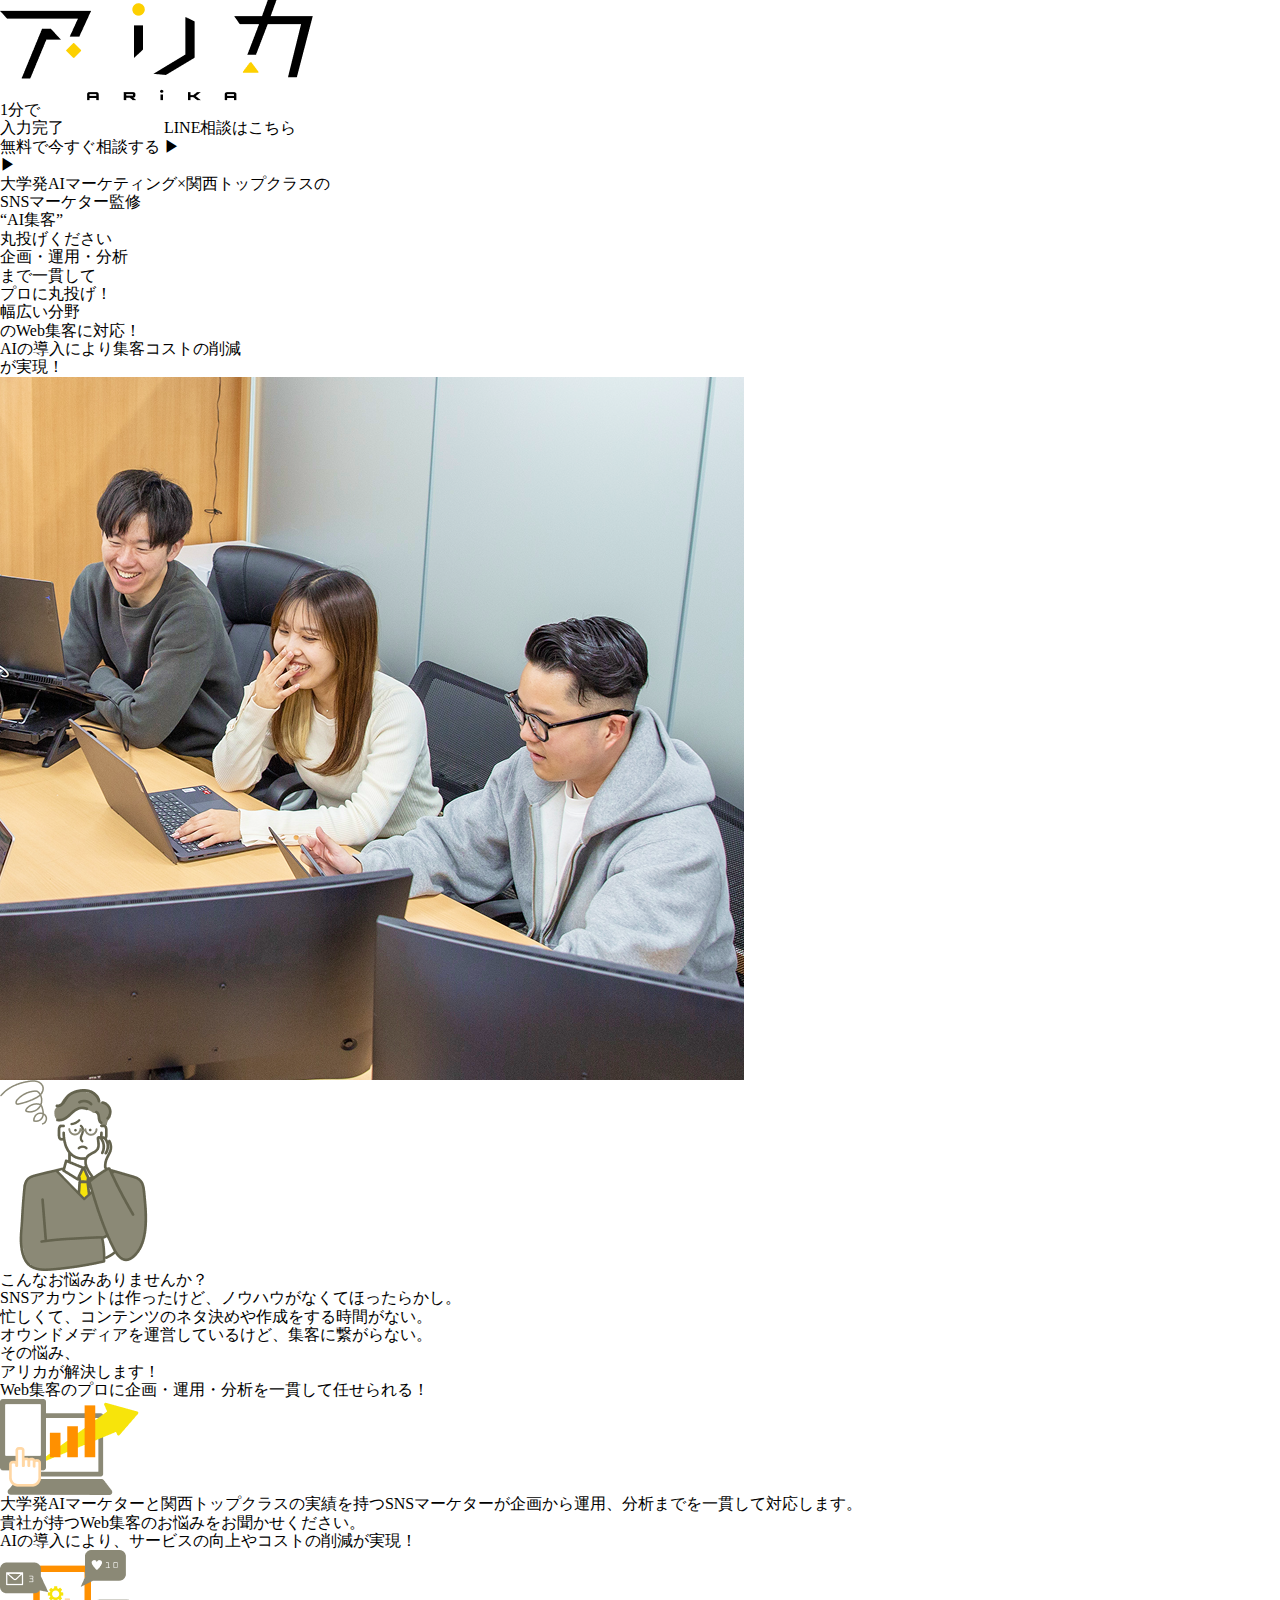
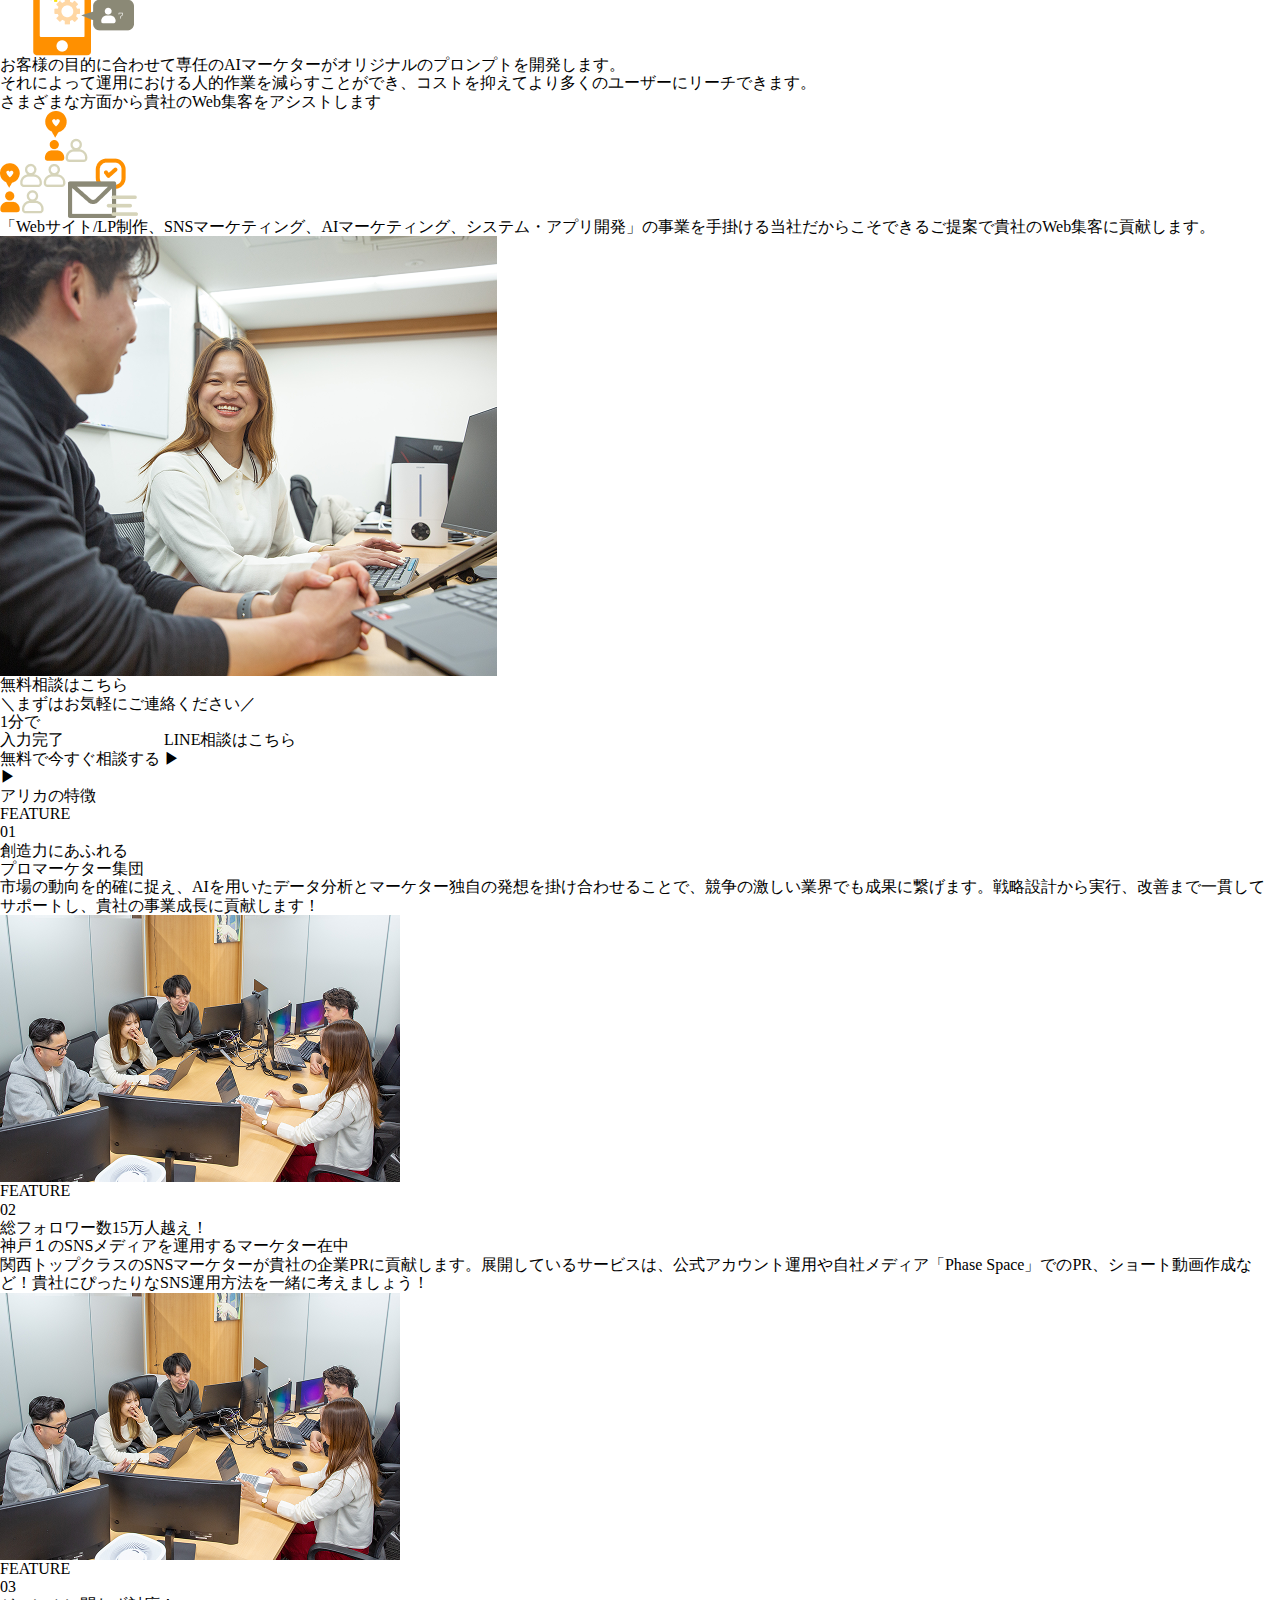
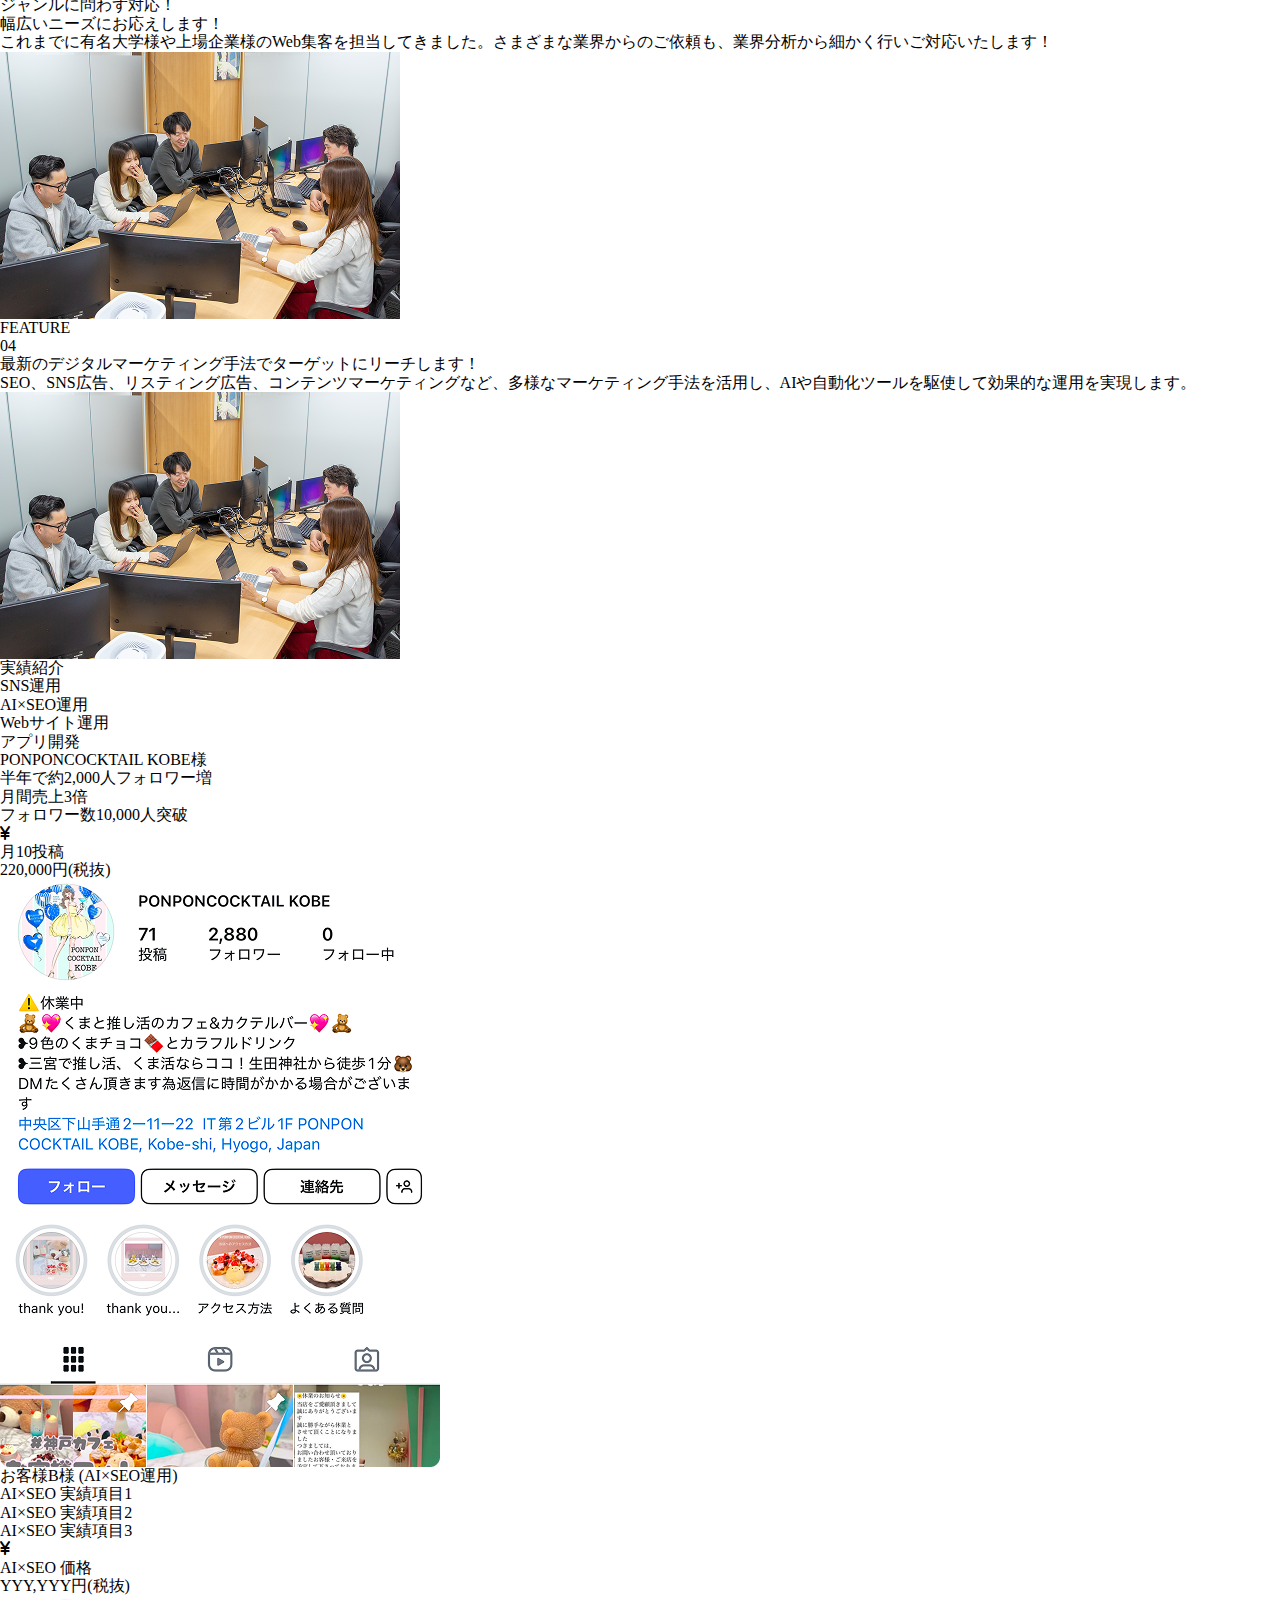
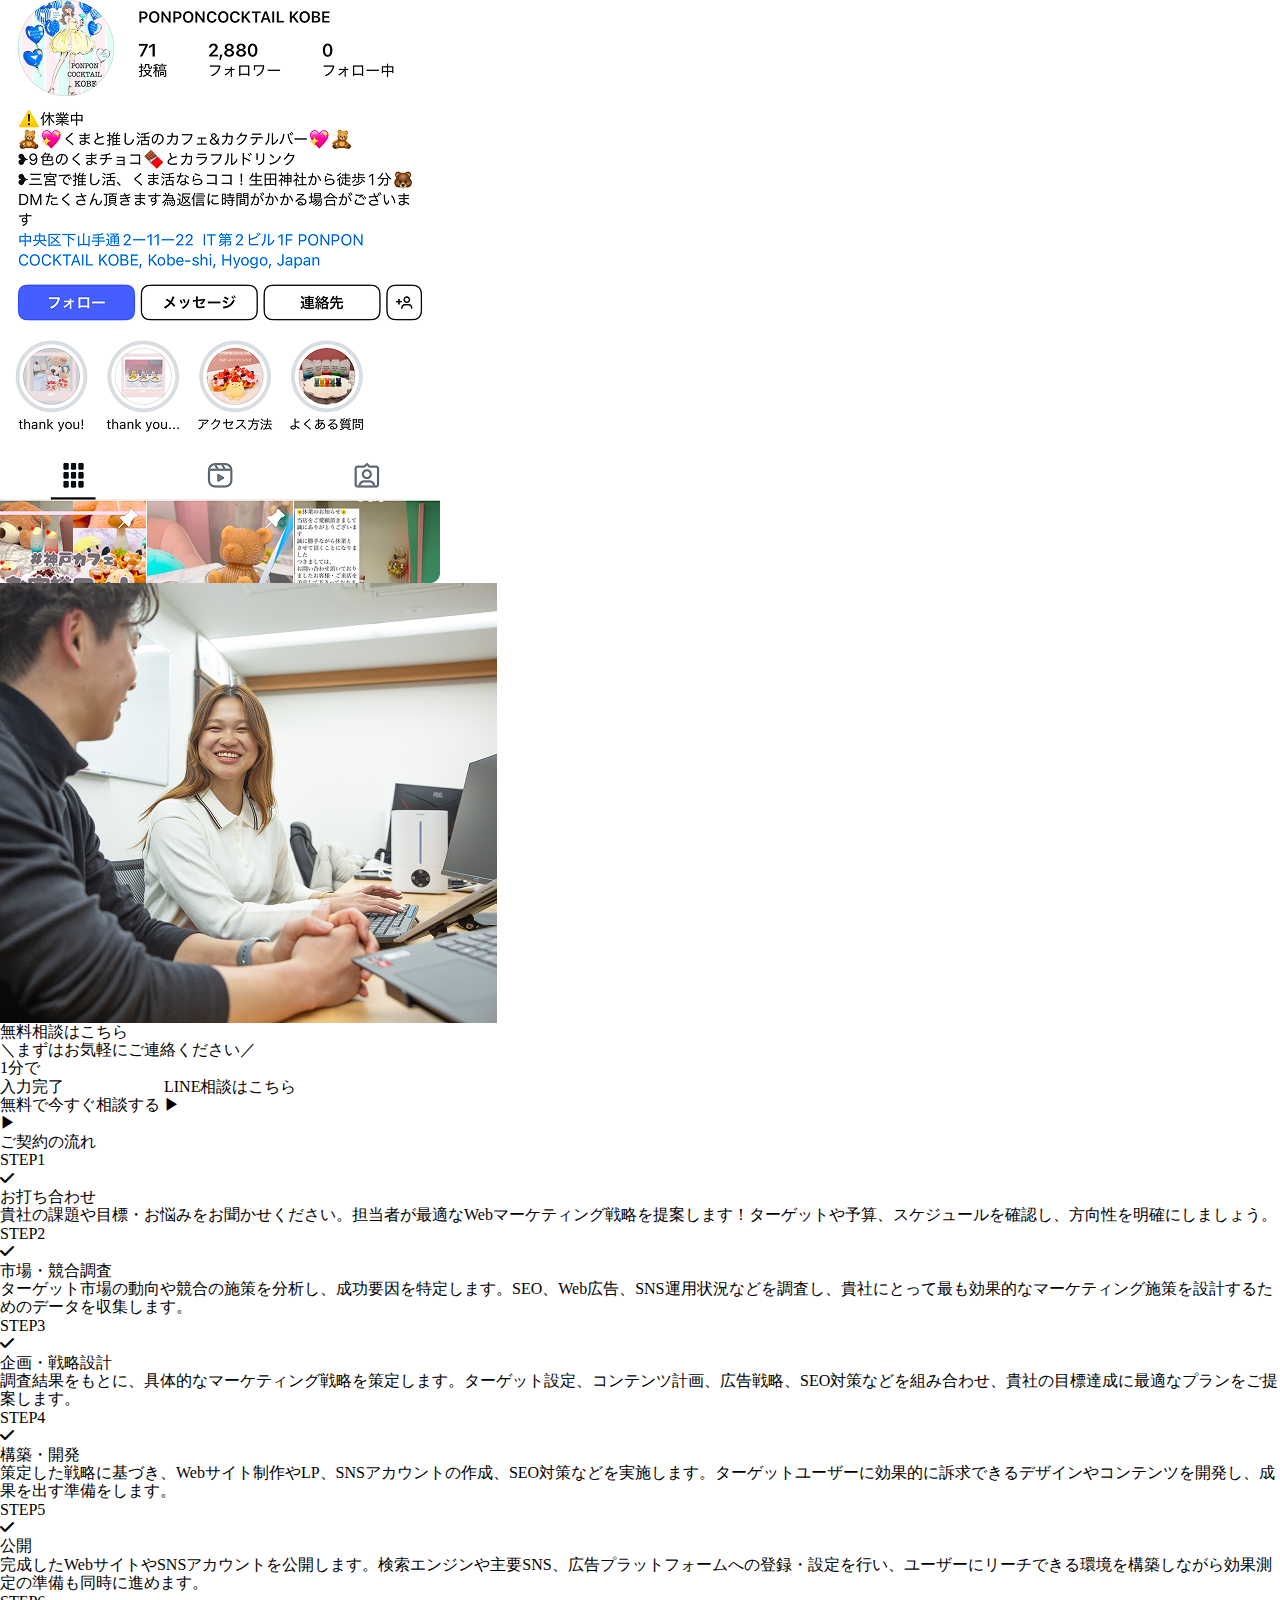
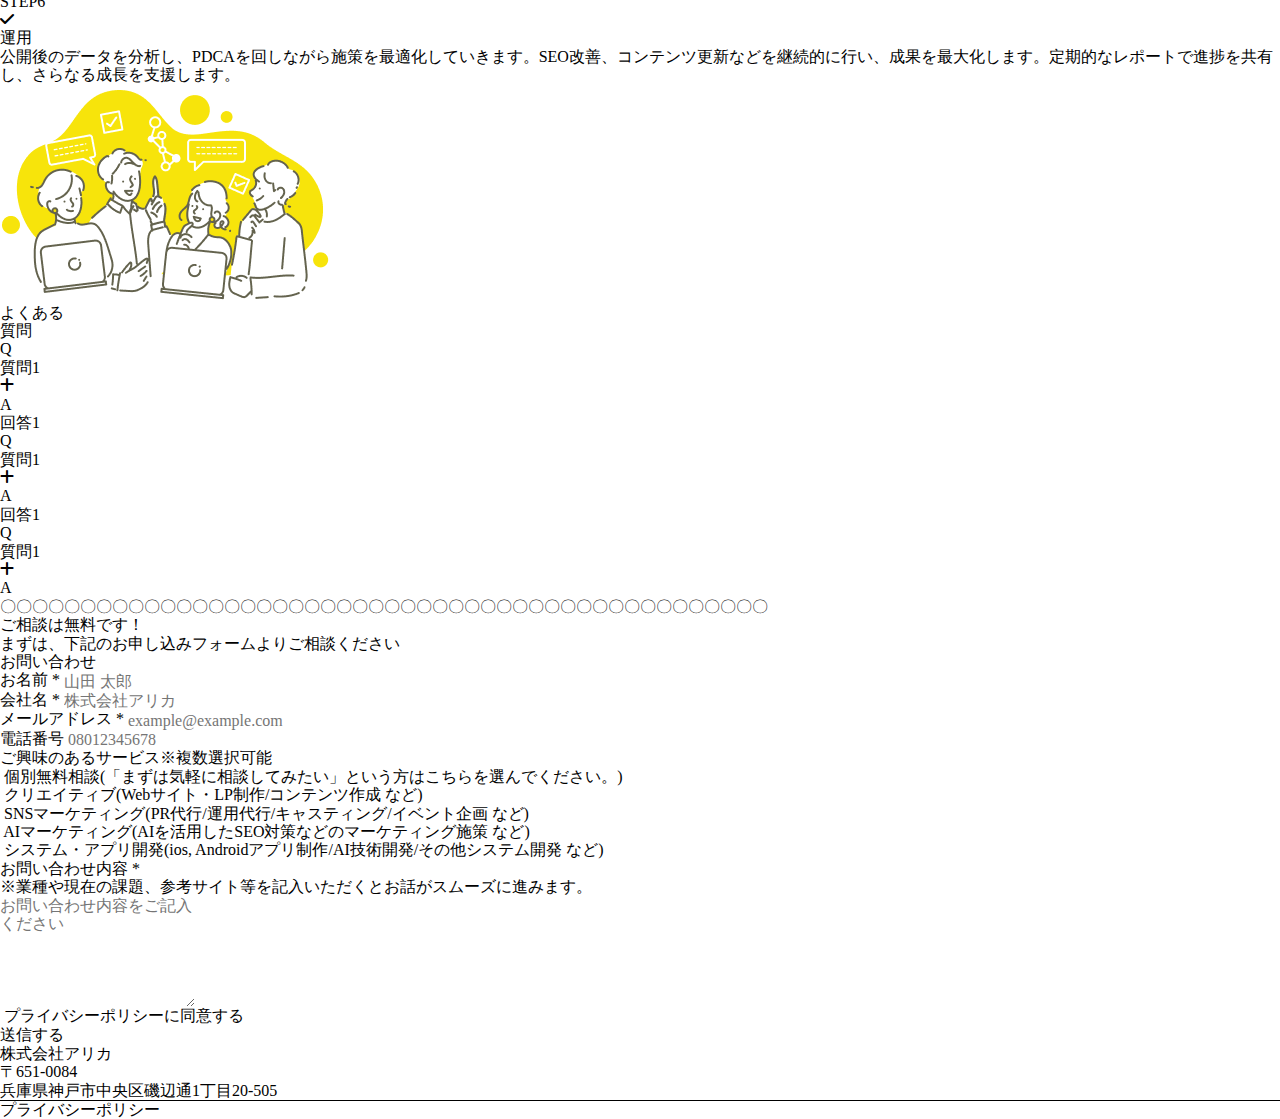
<file: index.html>
<!DOCTYPE html>
<html lang="ja">
<head>
    <meta charset="UTF-8">
    <meta name="viewport" content="width=device-width, initial-scale=1.0">
    <link rel="stylesheet" href="index.css">
    <link rel="stylesheet" href="destyle.css">
    <link rel="stylesheet" href="https://cdnjs.cloudflare.com/ajax/libs/font-awesome/6.5.0/css/all.min.css">
    <title>AI集客サービス | アリカ</title>
</head>
<body>
    <header class="header">
        <img src="images/logo.png" alt="アリカロゴ" class="header__logo">
        <div class="header__contact">
            <button class="header__button header__button-free button button-free">
                <div class="button__container header__button-container header__button-container-free">
                    <div class="button-free-circle header__button-free-circle">
                        <span class="header__button-free-circle-big">1</span>分で<br>入力完了
                    </div>
                    <p class="header__button-free-text"><span class="button-free-red">無料</span>で今すぐ相談する</p>
                    <span class="button-arrow button-arrow-free header__button-arrow">▶</span>
                </div>
            </button>
            <button class="header__button header__button-line button button-line">
                <div class="button__container header__button-container header__button-container-line">
                    <p class="button-line-text header__button-line-text">LINE相談はこちら</p>
                    <span class="button-arrow button-arrow-line header__button-arrow">▶</span>
                </div>
            </button>
        </div>
    </header>
    <main>
        <section class="fv">
            <div class="fv__container">
                <div class="fv__text">
                    <p class="fv__subtitle">大学発AIマーケティング×関西トップクラスの<br>SNSマーケター監修</p>
                    <h1 class="fv__title"><span class="fv__title-quote">“</span><span class="fv__title-big">AI集客</span><span class="fv__title-quote">”</span><br>丸投げください</h1>
                </div>
                <div class="fv__content">
                    <div class="fv__content-item">
                        <p><span class="fv__content-item-orange">企画・運用・分析</span><br>まで一貫して<br>プロに丸投げ！</p>
                    </div>
                    <div class="fv__content-item">
                        <p><span class="fv__content-item-orange">幅広い分野</span><br>のWeb集客に対応！</p>
                    </div>
                    <div class="fv__content-item">
                        <p>AIの導入により<span class="fv__content-item-orange">集客コストの削減</span><br>が実現！</p>
                    </div>
                </div>
            </div>
            <div class="fv__image-container">
                <img src="images/fv.png" alt="AI集客イメージ" class="fv__image">
            </div>
        </section>
        <section class="problem">
            <img src="images/problem_icon.png" alt="お悩みアイコン" class="problem__image">
            <div class="problem__text">
                <h2 class="section__title problem__title">こんな<span class="problem__title-big">お悩み</span>ありませんか？</h2>
                <ul class="problem__list">
                    <li class="problem__list-item"><span class="problem__list-checkbox"></span>SNSアカウントは作ったけど、ノウハウがなくてほったらかし。</li>
                    <li class="problem__list-item"><span class="problem__list-checkbox"></span>忙しくて、コンテンツのネタ決めや作成をする時間がない。</li>
                    <li class="problem__list-item"><span class="problem__list-checkbox"></span>オウンドメディアを運営しているけど、集客に繋がらない。</li>
                </ul>
            </div>
        </section>
        <section class="solution">
            <div class="solution__arrow">
                <div class="solution__arrow-item"></div>
                <div class="solution__arrow-item"></div>
                <div class="solution__arrow-item"></div>
            </div>
            <div class="solution__container">
                <div class="solution__inner inner">               
                    <h2 class="section__title solution__title"><span class="solution__title-point">その悩み、</span><br><span class="solution__title-big">アリカ</span>が解決します！</h2>
                    <div class="solution__container-items">
                        <div class="solution__container-item">
                            <div class="solution__container-item-title">
                                <h3>Web集客のプロに企画・運用・分析を一貫して任せられる！</h3>
                            </div>
                            <div class="solution__container-item-content">
                                <img src="images/solution01.png" alt="Web集客プロフェッショナル" class="solution__container-item-image">
                                <p class="solution__container-item-text">
                                    大学発AIマーケターと関西トップクラスの実績を持つSNSマーケターが企画から運用、分析までを一貫して対応します。<br>
                                    貴社が持つWeb集客のお悩みをお聞かせください。
                                </p>
                            </div>
                        </div>
                        <div class="solution__container-item">
                            <div class="solution__container-item-title">
                                <h3>AIの導入により、サービスの向上やコストの削減が実現！</h3>
                            </div>
                            <div class="solution__container-item-content">
                                <img src="images/solution02.png" alt="AI導入によるコスト削減" class="solution__container-item-image">
                                <p class="solution__container-item-text">
                                        お客様の目的に合わせて専任のAIマーケターがオリジナルのプロンプトを開発します。<br>
                                        それによって運用における人的作業を減らすことができ、コストを抑えてより多くのユーザーにリーチできます。
                                </p>
                            </div>
                        </div>
                        <div class="solution__container-item">
                            <div class="solution__container-item-title">
                                <h3>さまざまな方面から貴社のWeb集客をアシストします</h3>
                            </div>
                            <div class="solution__container-item-content">
                                <img src="images/solution03.png" alt="Web集客サポート" class="solution__container-item-image">
                                <p class="solution__container-item-text">「Webサイト/LP制作、SNSマーケティング、AIマーケティング、システム・アプリ開発」の事業を手掛ける当社だからこそできるご提案で貴社のWeb集客に貢献します。</p>
                            </div>
                        </div>
                    </div>
                </div>
            </div>
        </section>
        <section class="cv">
            <img src="images/cv.png" alt="無料相談はこちら" class="cv__image">
            <h2 class="section__title cv__title">無料相談はこちら</h2>
            <div class="cv__container">
                <p class="cv__text">＼まずはお気軽にご連絡ください／</p>
                <div class="cv__buttons">
                    <button class="cv__button button button-free cv__button-free">
                        <div class="button__container cv__button-container cv__button-free-container">
                            <div class="button-free-circle cv__button-free-circle">
                                <span class="cv__button-free-circle-big">1</span>分で<br>入力完了
                            </div>
                            <p class="cv__button-free-text button-free-text"><span class="button-free-red cv__button-free-red">無料</span>で今すぐ相談する</p>
                            <span class="button-arrow button-arrow-free cv__button-arrow">▶</span>
                        </div>
                    </button>
                    <button class="cv__button button button-line cv__button-line">
                        <div class="button__container cv__button-container cv__button-line-container">
                            <p class="cv__button-line-text button-line-text">LINE相談はこちら</p>
                            <span class="button-arrow button-arrow-line cv__button-arrow">▶</span>
                        </div>
                    </button>
                </div>
            </div>
        </section>
        <section class="feature">
            <div class="feature__inner inner">
                <div class="feature__container">
                    <h2 class="section__title feature__title">アリカの特徴</h2>
                    <div class="feature__container-box">
                        <div class="feature__container-item">
                            <div class="feature__container-title">
                                <p class="feature__container-title-tag">FEATURE</p>
                                <div class="feature__container-title-text-container">
                                    <div class="feature__container-title-text-number">01</div>
                                    <h3 class="feature__container-title-text">創造力にあふれる<br>プロマーケター集団</h3>
                                </div>
                            </div>
                            <div class="feature__container-text">
                                <div class="feature__container-text-line"></div>
                                <p class="feature__container-text-text">市場の動向を的確に捉え、AIを用いたデータ分析とマーケター独自の発想を掛け合わせることで、競争の激しい業界でも成果に繋げます。戦略設計から実行、改善まで一貫してサポートし、貴社の事業成長に貢献します！</p>
                            </div>
                        </div>
                        <img src="images/feature.png" alt="創造力にあふれるプロマーケター集団" class="feature__container-image">
                    </div>
                    <div class="feature__container-box">
                        <div class="feature__container-item">
                            <div class="feature__container-title">
                                <p class="feature__container-title-tag">FEATURE</p>
                                <div class="feature__container-title-text-container">
                                    <div class="feature__container-title-text-number">02</div>
                                    <h3 class="feature__container-title-text">総フォロワー数15万人越え！<br>神戸１のSNSメディアを運用するマーケター在中</h3>
                                </div>
                            </div>
                            <div class="feature__container-text">
                                <div class="feature__container-text-line"></div>
                                <p class="feature__container-text-text">関西トップクラスのSNSマーケターが貴社の企業PRに貢献します。展開しているサービスは、公式アカウント運用や自社メディア「Phase Space」でのPR、ショート動画作成など！貴社にぴったりなSNS運用方法を一緒に考えましょう！</p>
                            </div>
                        </div>
                        <img src="images/feature.png" alt="創造力にあふれるプロマーケター集団" class="feature__container-image">
                    </div>
                    <div class="feature__container-box feature__container-box-reverse">
                        <div class="feature__container-item">
                            <div class="feature__container-title">
                                <p class="feature__container-title-tag">FEATURE</p>
                                <div class="feature__container-title-text-container">
                                    <div class="feature__container-title-text-number">03</div>
                                    <h3 class="feature__container-title-text">ジャンルに問わず対応！<br>幅広いニーズにお応えします！</h3>
                                </div>
                            </div>
                            <div class="feature__container-text">
                                <div class="feature__container-text-line"></div>
                                <p class="feature__container-text-text">これまでに有名大学様や上場企業様のWeb集客を担当してきました。さまざまな業界からのご依頼も、業界分析から細かく行いご対応いたします！</p>
                            </div>
                        </div>
                        <img src="images/feature.png" alt="創造力にあふれるプロマーケター集団" class="feature__container-image">
                    </div>
                    <div class="feature__container-box">
                        <div class="feature__container-item">
                            <div class="feature__container-title">
                                <p class="feature__container-title-tag">FEATURE</p>
                                <div class="feature__container-title-text-container">
                                    <div class="feature__container-title-text-number">04</div>
                                    <h3 class="feature__container-title-text">最新のデジタルマーケティング手法でターゲットにリーチします！</h3>
                                </div>
                            </div>
                            <div class="feature__container-text">
                                <div class="feature__container-text-line"></div>
                                <p class="feature__container-text">SEO、SNS広告、リスティング広告、コンテンツマーケティングなど、多様なマーケティング手法を活用し、AIや自動化ツールを駆使して効果的な運用を実現します。</p>
                            </div>
                        </div>
                        <img src="images/feature.png" alt="創造力にあふれるプロマーケター集団" class="feature__container-image">
                    </div>
                </div>
            </div>
        </section>
        <section class="achievement">
            <div class="achievement__inner inner">
                <h2 class="section__title achievement__title">実績紹介</h2>
                <ul class="achievement__list">
                    <li class="achievement__list-item active" data-tab="sns">SNS運用</li>
                    <li class="achievement__list-item" data-tab="ai-seo">AI×SEO運用</li>
                    <li class="achievement__list-item" data-tab="website">Webサイト運用</li>
                    <li class="achievement__list-item" data-tab="app">アプリ開発</li>
                </ul>

                <div class="achievement__container" data-tab-target="sns">
                    <div class="achievement__container-customer">
                        <h3 class="achievement__container-customer-name">PONPONCOCKTAIL KOBE様</h3>
                    </div>
                    <div class="achievement__container-item">
                        <div class="achievement__container-item-content">
                            <ul class="achievement__container-item-list">
                                <li class="achievement__container-item-list-item">半年で約2,000人フォロワー増</li>
                                <li class="achievement__container-item-list-item">月間売上3倍</li>
                                <li class="achievement__container-item-list-item">フォロワー数10,000人突破</li>
                            </ul>
                            <div class="achievement__container-item-price">
                                <i class="fa-solid fa-yen-sign achievement__container-item-price-icon"></i>
                                <p class="achievement__container-item-price-text">月10投稿<br>220,000円(税抜)</p> 
                            </div>
                        </div>
                        <img src="images/achievement01.png" alt="PONPONCOCKTAIL KOBE様" class="achievement__container-item-image">
                    </div>
                </div>
                <div class="achievement__container hidden" data-tab-target="ai-seo">
                    <div class="achievement__container-customer">
                        <h3 class="achievement__container-customer-name">お客様B様 (AI×SEO運用)</h3>
                    </div>
                    <div class="achievement__container-item">
                        <div class="achievement__container-item-content">
                            <ul class="achievement__container-item-list">
                                <li class="achievement__container-item-list-item">AI×SEO 実績項目1</li>
                                <li class="achievement__container-item-list-item">AI×SEO 実績項目2</li>
                                <li class="achievement__container-item-list-item">AI×SEO 実績項目3</li>
                            </ul>
                            <div class="achievement__container-item-price">
                                <i class="fa-solid fa-yen-sign achievement__container-item-price-icon"></i>
                                <p class="achievement__container-item-price-text">AI×SEO 価格<br>YYY,YYY円(税抜)</p> 
                            </div>
                        </div>
                        <img src="images/achievement01.png" alt="お客様B様 (AI×SEO運用)" class="achievement__container-item-image">
                    </div>
                </div>
            </div>
        </section>
        <section class="cv">
            <img src="images/cv.png" alt="無料相談はこちら" class="cv__image">
            <h2 class="section__title cv__title">無料相談はこちら</h2>
            <div class="cv__container">
                <p class="cv__text">＼まずはお気軽にご連絡ください／</p>
                <div class="cv__buttons">
                    <button class="cv__button button button-free cv__button-free">
                        <div class="button__container cv__button-container cv__button-free-container">
                            <div class="button-free-circle cv__button-free-circle">
                                <span class="cv__button-free-circle-big">1</span>分で<br>入力完了
                            </div>
                            <p class="cv__button-free-text button-free-text"><span class="button-free-red cv__button-free-red">無料</span>で今すぐ相談する</p>
                            <span class="button-arrow button-arrow-free cv__button-arrow">▶</span>
                        </div>
                    </button>
                    <button class="cv__button button button-line cv__button-line">
                        <div class="button__container cv__button-container cv__button-line-container">
                            <p class="cv__button-line-text button-line-text">LINE相談はこちら</p>
                            <span class="button-arrow button-arrow-line cv__button-arrow">▶</span>
                        </div>
                    </button>
                </div>
            </div>
        </section>
        <section class="flow">
            <div class="flow__inner inner">
                <h2 class="section__title flow__title">ご契約の流れ</h2>
                <div class="flow__container">
                    <div class="flow__item">
                            <div class="flow__item-step">
                                <p class="flow__item-step-number">STEP1</p>
                            <div class="flow__item-step-icon">
                                <div class="flow__item-step-icon-self">
                                    <i class="fa-solid fa-check"></i>
                                </div>
                            </div>
                        </div>
                        <div class="flow__item-content">
                            <h3 class="flow__item-content-title">お打ち合わせ</h3>
                            <p class="flow__item-content-text">
                                貴社の課題や目標・お悩みをお聞かせください。担当者が最適なWebマーケティング戦略を提案します！ターゲットや予算、スケジュールを確認し、方向性を明確にしましょう。
                            </p>
                        </div>
                    </div>
                    <div class="flow__item">
                        <div class="flow__item-step">
                            <p class="flow__item-step-number">STEP2</p>
                            <div class="flow__item-step-icon">
                                <div class="flow__item-step-icon-self">
                                    <i class="fa-solid fa-check"></i>
                                </div>
                            </div>
                        </div>
                        <div class="flow__item-content">
                            <h3 class="flow__item-content-title">市場・競合調査</h3>
                            <p class="flow__item-content-text">
                                ターゲット市場の動向や競合の施策を分析し、成功要因を特定します。SEO、Web広告、SNS運用状況などを調査し、貴社にとって最も効果的なマーケティング施策を設計するためのデータを収集します。
                            </p>
                        </div>
                    </div>
                    <div class="flow__item">
                        <div class="flow__item-step">
                            <p class="flow__item-step-number">STEP3</p>
                            <div class="flow__item-step-icon">
                                <div class="flow__item-step-icon-self">
                                    <i class="fa-solid fa-check"></i>
                                </div>
                            </div>
                        </div>
                        <div class="flow__item-content">
                            <h3 class="flow__item-content-title">企画・戦略設計</h3>
                            <p class="flow__item-content-text">
                                調査結果をもとに、具体的なマーケティング戦略を策定します。ターゲット設定、コンテンツ計画、広告戦略、SEO対策などを組み合わせ、貴社の目標達成に最適なプランをご提案します。
                            </p>
                        </div>
                    </div>
                    <div class="flow__item">
                        <div class="flow__item-step">
                            <p class="flow__item-step-number">STEP4</p>
                            <div class="flow__item-step-icon">
                                <div class="flow__item-step-icon-self">
                                    <i class="fa-solid fa-check"></i>
                                </div>
                            </div>
                        </div>
                        <div class="flow__item-content">
                            <h3 class="flow__item-content-title">構築・開発</h3>
                            <p class="flow__item-content-text">
                                策定した戦略に基づき、Webサイト制作やLP、SNSアカウントの作成、SEO対策などを実施します。ターゲットユーザーに効果的に訴求できるデザインやコンテンツを開発し、成果を出す準備をします。
                            </p>
                        </div>
                    </div>  
                    <div class="flow__item">
                        <div class="flow__item-step">
                            <p class="flow__item-step-number">STEP5</p>
                            <div class="flow__item-step-icon">
                                <div class="flow__item-step-icon-self">
                                    <i class="fa-solid fa-check"></i>
                                </div>
                            </div>
                        </div>
                        <div class="flow__item-content">
                            <h3 class="flow__item-content-title">公開</h3>
                            <p class="flow__item-content-text">
                                完成したWebサイトやSNSアカウントを公開します。検索エンジンや主要SNS、広告プラットフォームへの登録・設定を行い、ユーザーにリーチできる環境を構築しながら効果測定の準備も同時に進めます。
                            </p>
                        </div>
                    </div>
                    <div class="flow__item">
                        <div class="flow__item-step">
                            <p class="flow__item-step-number">STEP6</p>
                            <div class="flow__item-step-icon">
                                <div class="flow__item-step-icon-self">
                                    <i class="fa-solid fa-check"></i>
                                </div>
                            </div>
                        </div>
                        <div class="flow__item-content">
                            <h3 class="flow__item-content-title">運用</h3>
                            <p class="flow__item-content-text">
                                公開後のデータを分析し、PDCAを回しながら施策を最適化していきます。SEO改善、コンテンツ更新などを継続的に行い、成果を最大化します。定期的なレポートで進捗を共有し、さらなる成長を支援します。
                            </p>
                        </div>
                    </div> 
                </div>
                <img src="images/flow.png" alt="ご契約の流れ" class="flow__image">
            </div>
        </section>
        <section class="faq">
            <div class="faq__inner inner">
                <h2 class="section__title faq__title">よくある<br class="u-tb">質問</h2>
                <div class="faq__container">
                    <div class="faq__container-item">
                        <div class="faq__container-item-question">
                            <span class="faq__container-item-question-tag faq__container-item-tag">Q</span>
                            <h3 class="faq__container-item-question-title">質問1</h3>
                            <div class="faq__container-item-question-button">
                                <i class="fa-solid fa-plus"></i>
                            </div>
                        </div>
                        <div class="faq__container-item-answer">
                            <span class="faq__container-item-answer-tag faq__container-item-tag">A</span>
                            <p class="faq__container-item-answer-text">回答1</p>
                        </div>
                    </div>
                    <div class="faq__container-item">
                        <div class="faq__container-item-question">
                            <span class="faq__container-item-question-tag faq__container-item-tag">Q</span>
                            <h3 class="faq__container-item-question-title">質問1</h3>
                            <div class="faq__container-item-question-button">
                                <i class="fa-solid fa-plus"></i>
                            </div>
                        </div>
                        <div class="faq__container-item-answer">
                            <span class="faq__container-item-answer-tag faq__container-item-tag">A</span>
                            <p class="faq__container-item-answer-text">回答1</p>
                        </div>
                    </div>
                    <div class="faq__container-item">
                        <div class="faq__container-item-question">
                            <span class="faq__container-item-question-tag faq__container-item-tag">Q</span>
                            <h3 class="faq__container-item-question-title">質問1</h3>
                            <div class="faq__container-item-question-button">
                                <i class="fa-solid fa-plus"></i>
                            </div>
                        </div>
                        <div class="faq__container-item-answer">
                            <span class="faq__container-item-answer-tag faq__container-item-tag">A</span>
                            <p class="faq__container-item-answer-text">〇〇〇〇〇〇〇〇〇〇〇〇〇〇〇〇〇〇〇〇〇〇〇〇〇〇〇〇〇〇〇〇〇〇〇〇〇〇〇〇〇〇〇〇〇〇〇〇</p>
                        </div>
                    </div>
                </div>
            </div>
        </section>
        <section class="contact">
            <div class="contact__inner inner">
                <div class="contact__bubble">
                    <div class="contact__bubble-text-container">
                        <p class="contact__free">
                            ご相談は<span class="contact__free-red">無料</span>です！<span class="contact__free-text"><br>まずは、下記のお申し込みフォームよりご相談ください</span>
                        </p>
                    </div>
                </div>
                <div class="contact__container">
                    <h2 class="section__title contact__title">お問い合わせ</h2>
                    <form action="" class="contact__form">
                        <div class="contact__form-group">
                            <label class="contact__form-label" for="name">お名前 <span class="contact__form-required-mark">*</span></label>
                            <input class="contact__form-input" type="text" id="name" name="name" required placeholder="山田 太郎">
                        </div>
                        <div class="contact__form-group">
                            <label class="contact__form-label" for="company">会社名 <span class="contact__form-required-mark">*</span></label>
                            <input class="contact__form-input" type="text" id="company" name="company" required placeholder="株式会社アリカ">
                        </div>
                        <div class="contact__form-group">
                            <label class="contact__form-label" for="email">メールアドレス <span class="contact__form-required-mark">*</span></label>
                            <input class="contact__form-input" type="email" id="email" name="email" required placeholder="example@example.com">
                        </div>
                        <div class="contact__form-group">
                            <label class="contact__form-label" for="tel">電話番号</label>
                            <input class="contact__form-input" type="text" id="tel" name="tel" placeholder="08012345678">
                        </div>
                        <div class="contact__form-group">
                            <label class="contact__form-label" for="inquiry_type">ご興味のあるサービス<span class="contact__form-multiple-text">※複数選択可能</span></label>
                            <div class="contact__form-checkbox-group">
                                <div class="contact__form-checkbox-item">
                                    <input class="contact__form-checkbox-input" type="checkbox" id="inquiry_web" name="inquiry_type[]" value="web">
                                    <label class="contact__form-checkbox-label" for="inquiry_web">個別無料相談<span class="contact__form-supplement-text">(「まずは気軽に相談してみたい」という方はこちらを選んでください。)</span></label>
                                </div>
                                <div class="contact__form-checkbox-item">
                                    <input class="contact__form-checkbox-input" type="checkbox" id="inquiry_sns" name="inquiry_type[]" value="sns">
                                    <label class="contact__form-checkbox-label" for="inquiry_sns">クリエイティブ<span class="contact__form-supplement-text">(Webサイト・LP制作/コンテンツ作成 など)</span></label>
                                </div>
                                <div class="contact__form-checkbox-item">
                                    <input class="contact__form-checkbox-input" type="checkbox" id="inquiry_ai" name="inquiry_type[]" value="ai">
                                    <label class="contact__form-checkbox-label" for="inquiry_ai">SNSマーケティング<span class="contact__form-supplement-text">(PR代行/運用代行/キャスティング/イベント企画 など)</span></label>
                                </div>
                                <div class="contact__form-checkbox-item">
                                    <input class="contact__form-checkbox-input" type="checkbox" id="inquiry_system" name="inquiry_type[]" value="system">
                                    <label class="contact__form-checkbox-label" for="inquiry_system">AIマーケティング<span class="contact__form-supplement-text">(AIを活用したSEO対策などのマーケティング施策 など)</span></label>
                                </div>
                                <div class="contact__form-checkbox-item">
                                    <input class="contact__form-checkbox-input" type="checkbox" id="inquiry_other" name="inquiry_type[]" value="other">
                                    <label class="contact__form-checkbox-label" for="inquiry_other">システム・アプリ開発<span class="contact__form-supplement-text">(ios, Androidアプリ制作/AI技術開発/その他システム開発 など)</span></label>
                                </div>
                            </div>
                        </div>
                        <div class="contact__form-group">
                            <label class="contact__form-label" for="message">お問い合わせ内容 <span class="contact__form-required-mark">*</span></label>
                            <p class="contact__form-supplement-text">※業種や現在の課題、参考サイト等を記入いただくとお話がスムーズに進みます。</p>
                            <textarea class="contact__form-textarea contact__form-input" id="message" name="message" rows="6" required placeholder="お問い合わせ内容をご記入ください"></textarea>
                        </div>
                        <div class="contact__form-group contact__form-group--privacy">
                            <input class="contact__form-checkbox-input" type="checkbox" id="privacy" name="privacy" required>
                            <label class="contact__form-checkbox-label" for="privacy">プライバシーポリシーに同意する</label>
                        </div>
                        <button type="submit" class="contact__form-submit-button button">送信する</button>
                    </form>
                </div>
            </div>
        </section>
    </main>
    <footer class="footer">
        <div class="footer__inner inner">
            <div class="footer__container">
                <p class="footer__container-text">株式会社アリカ</p>
                <p class="footer__container-text">〒651-0084</p>
                <p class="footer__container-text">兵庫県神戸市中央区磯辺通1丁目20-505</p>
            </div>
            <hr class="footer__hr">
            <div class="footer__container-privacy">
                <a href="" class="footer__container-privacy-link">プライバシーポリシー</a>
            </div>
        </div>
    </footer>
    <script src="script.js"></script>
</body>
</html>
</file>
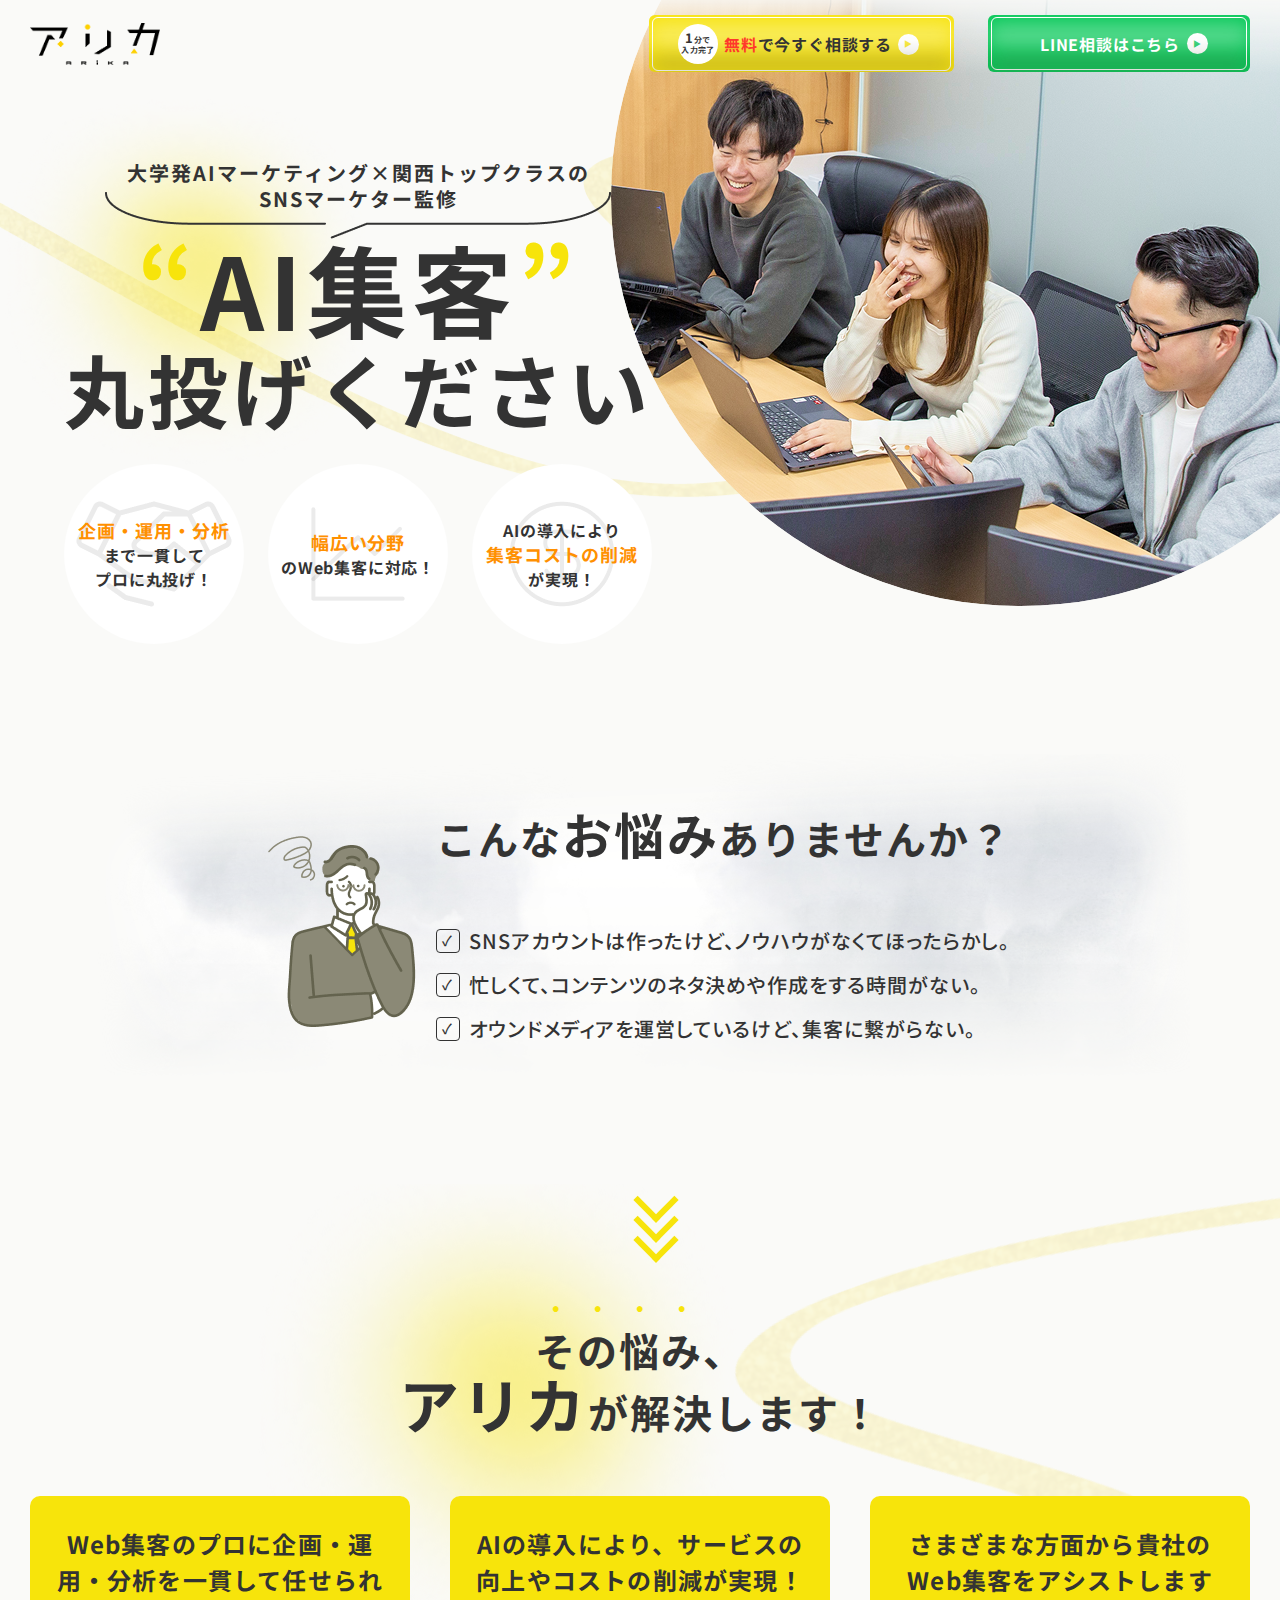
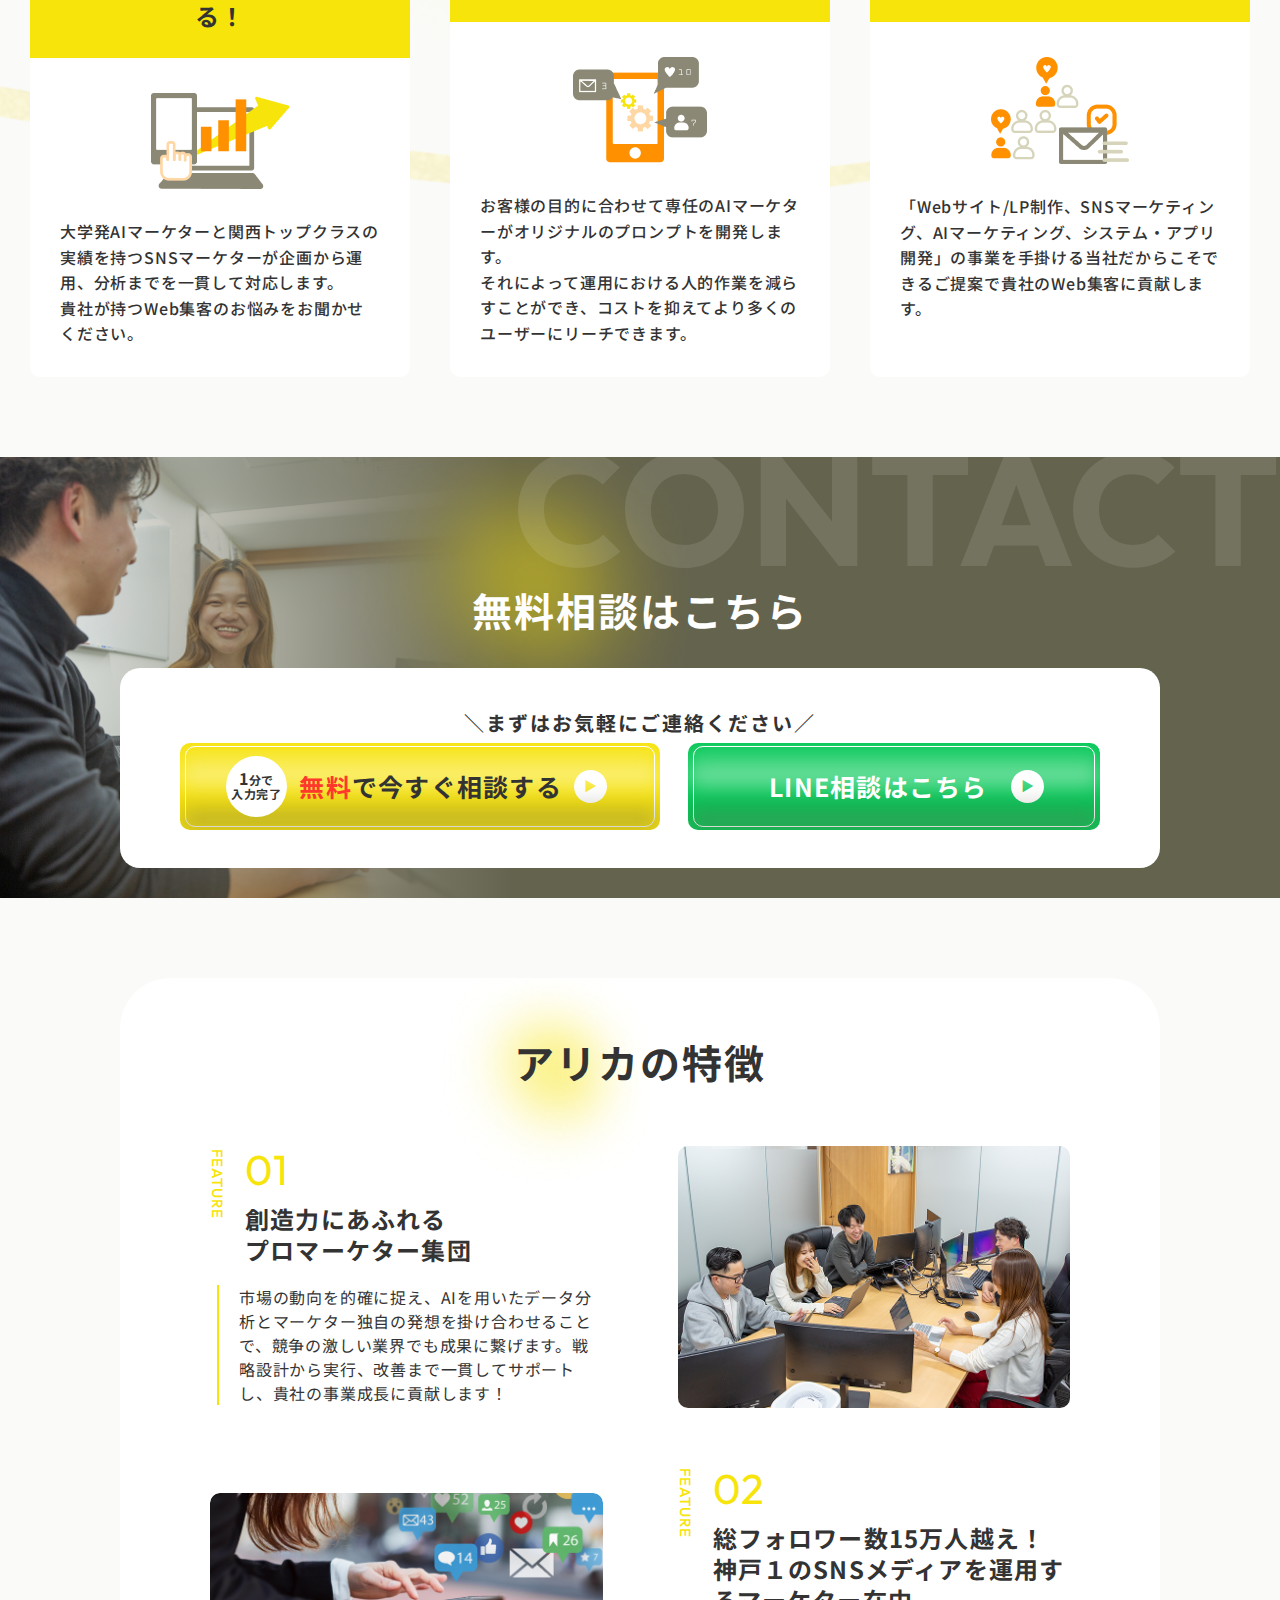
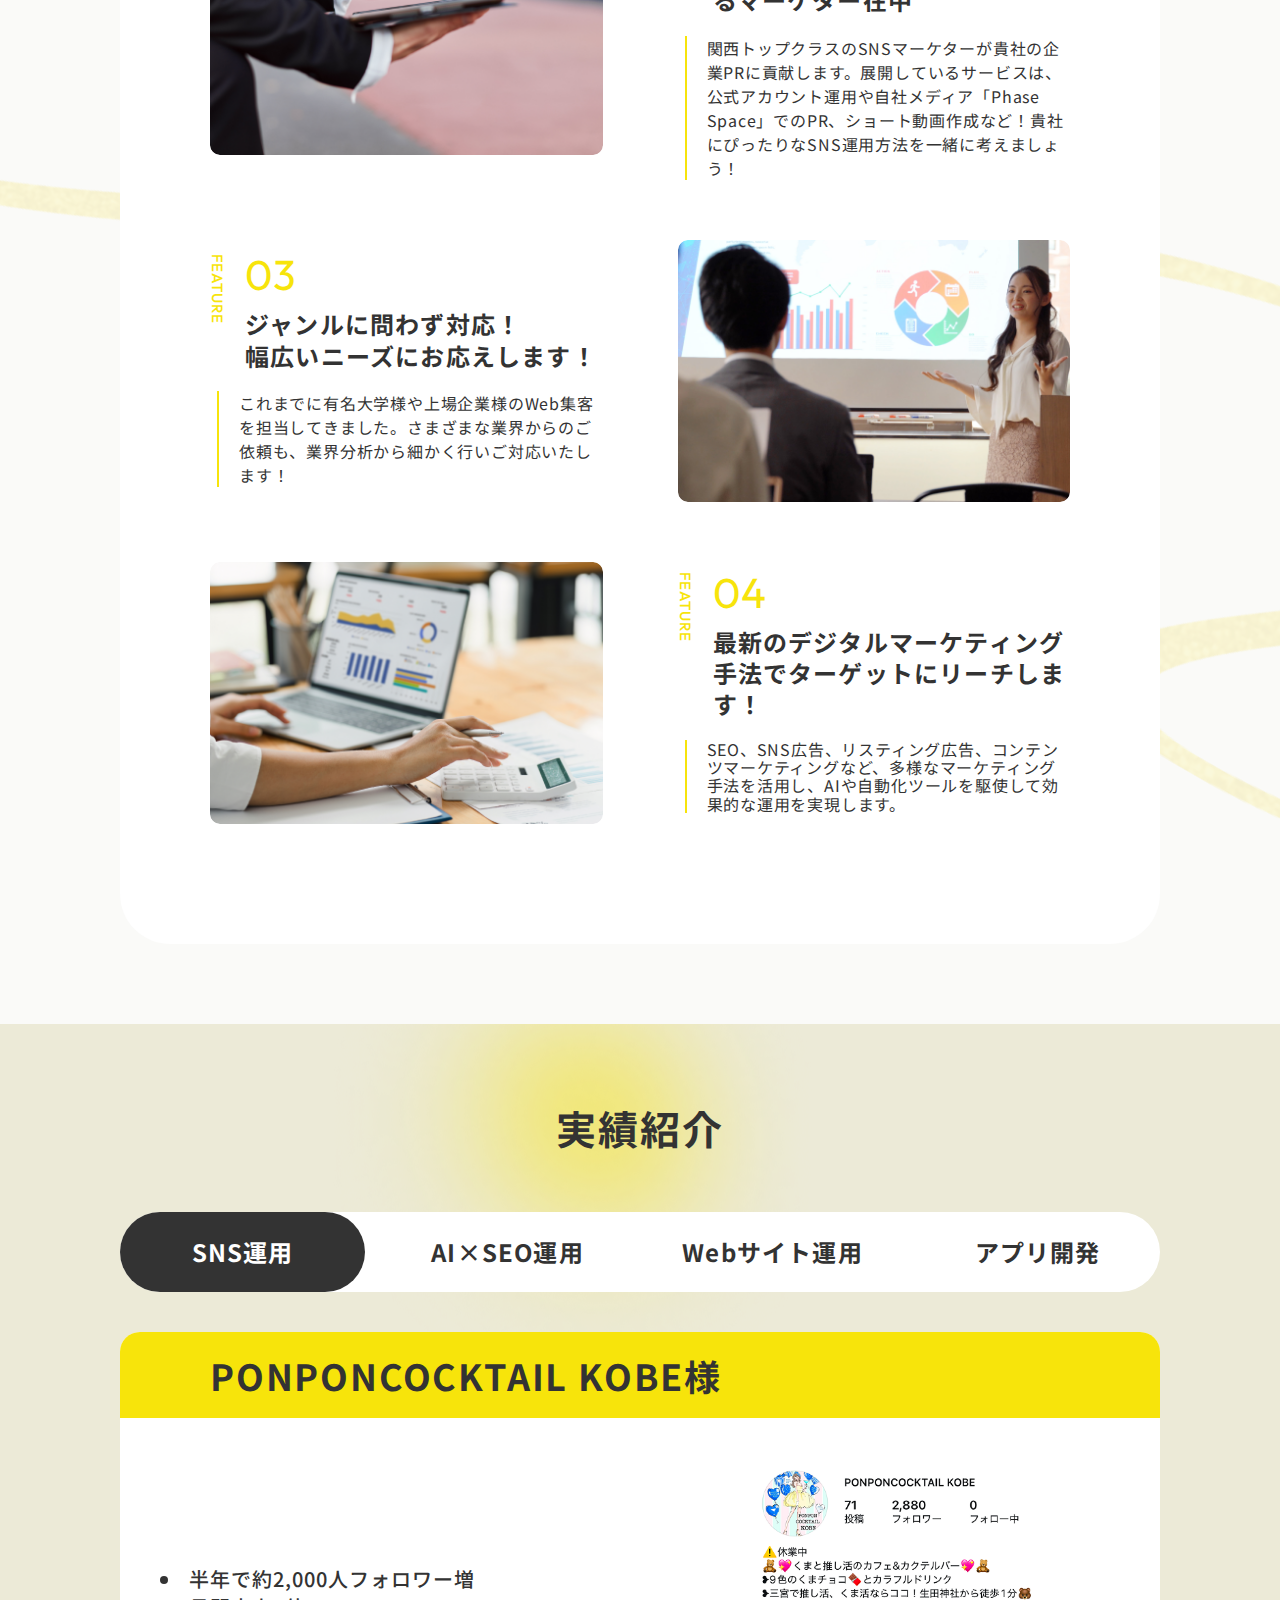
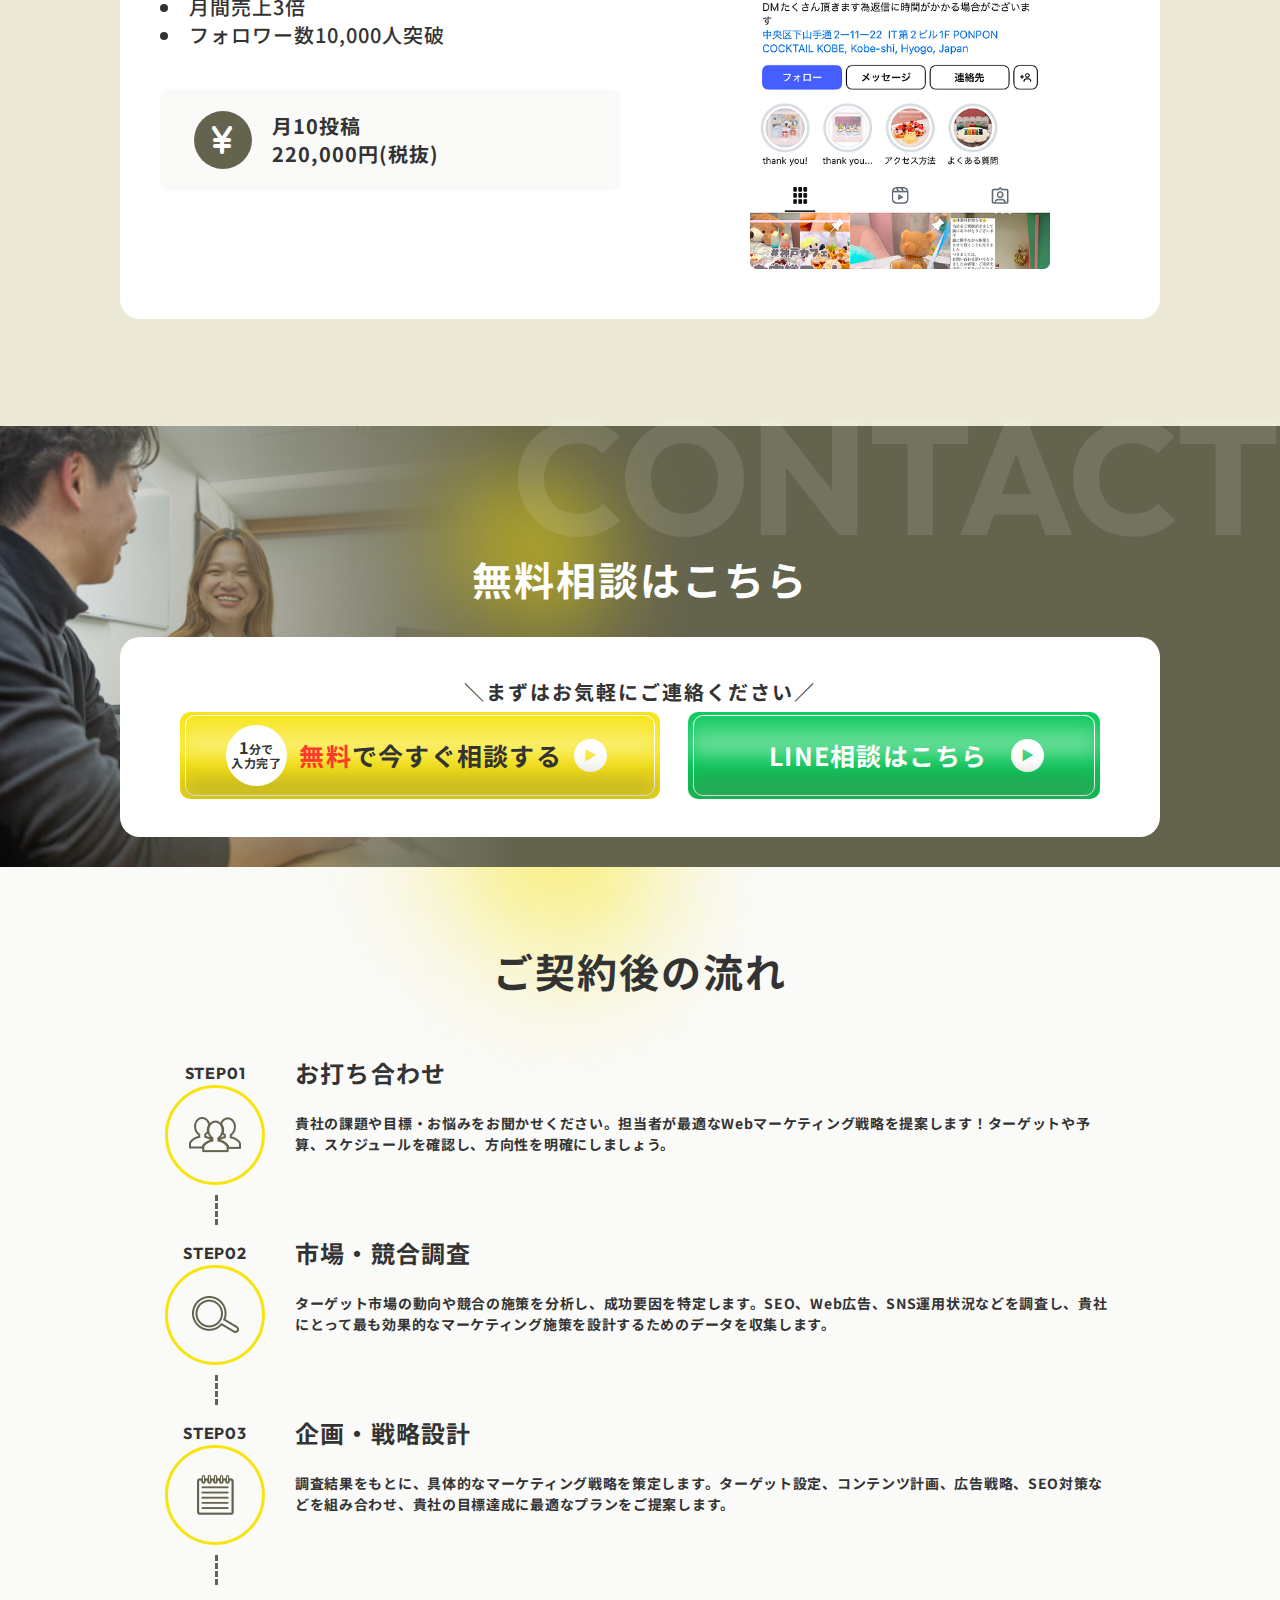
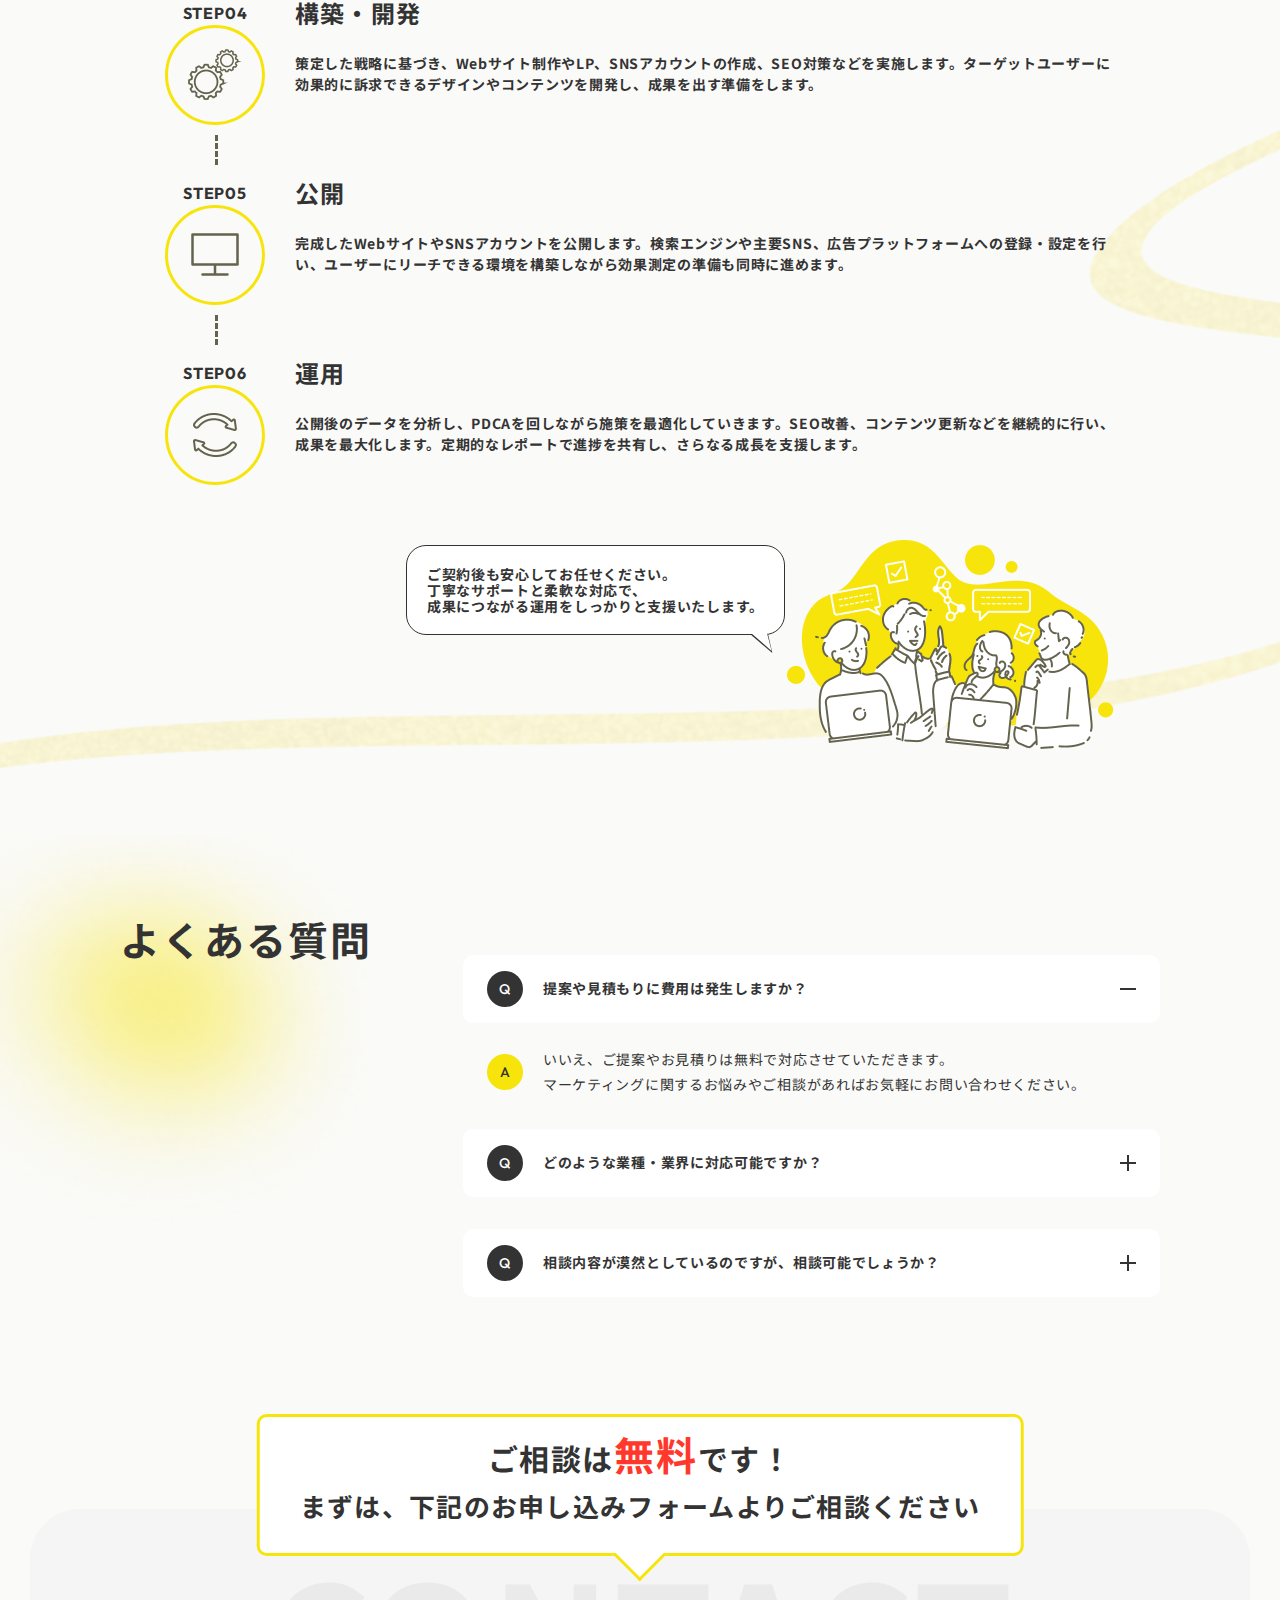
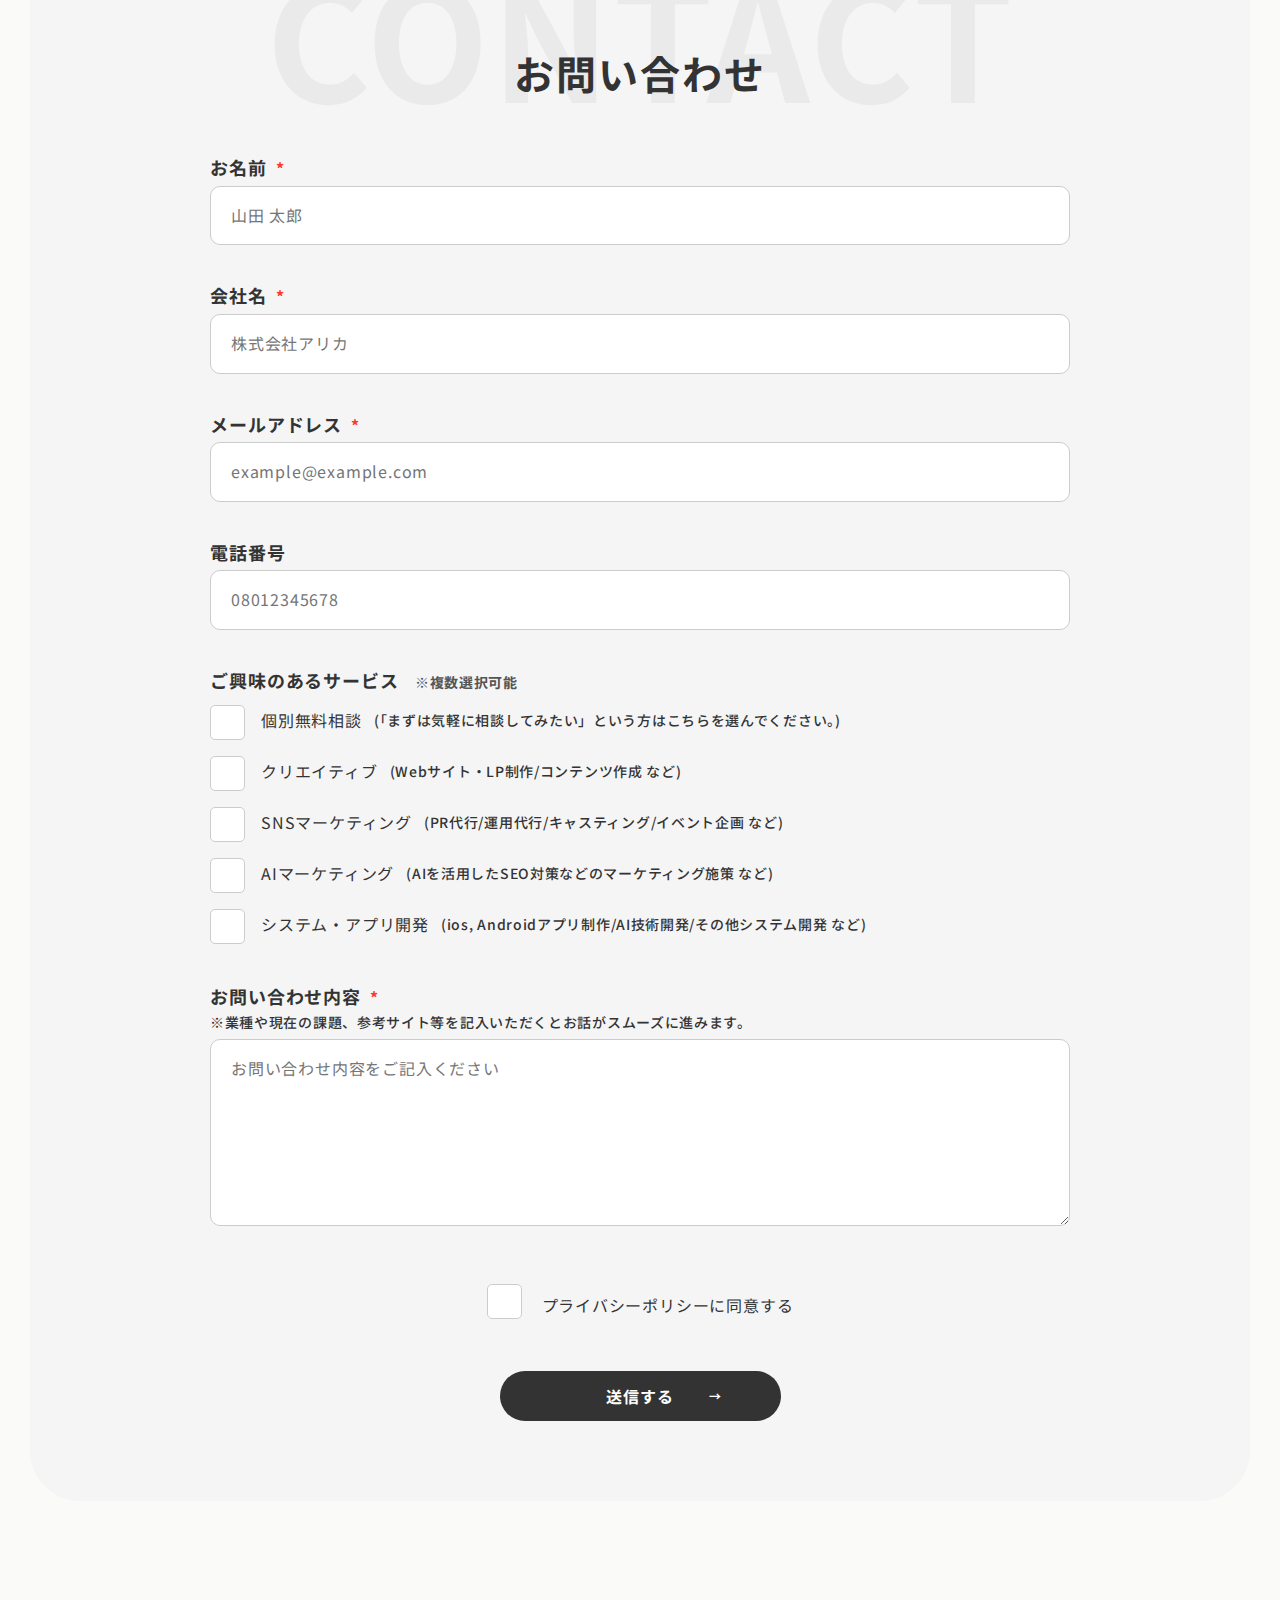
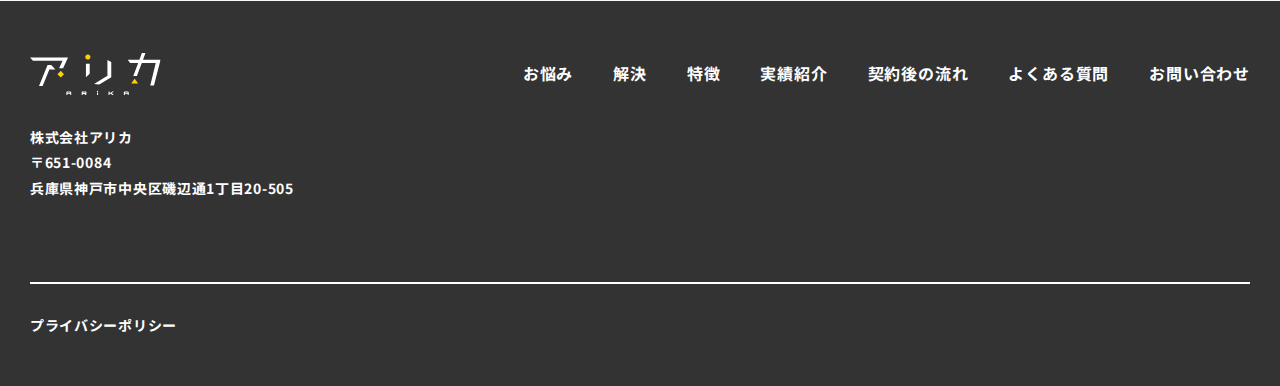
<file: php/index_bk.html>
<!DOCTYPE html>
<html lang="ja">
<head>
    <meta charset="UTF-8">
    <meta name="viewport" content="width=device-width, initial-scale=1.0">
    <link rel="stylesheet" href="style.css">
    <link rel="stylesheet" href="destyle.css">
    <link rel="stylesheet" href="https://cdnjs.cloudflare.com/ajax/libs/font-awesome/6.5.0/css/all.min.css">
    <link rel="preconnect" href="https://fonts.googleapis.com">
    <link rel="preconnect" href="https://fonts.gstatic.com" crossorigin>
    <link href="https://fonts.googleapis.com/css2?family=Noto+Sans+JP:wght@100..900&family=Outfit:wght@100..900&display=swap" rel="stylesheet">
    <title>AI集客サービス | アリカ</title>
</head>
<body>
    <header class="header">
        <a href="https://ari-ka.co.jp/" target="_blank">
            <img src="images/logo.png" alt="アリカロゴ" class="header__logo">
        </a>
        <div class="header__contact">
            <button class="header__button header__button-free button button-free">
                <a href="/#contact">
                    <div class="button__container header__button-container header__button-container-free">
                        <div class="button-free-circle header__button-free-circle">
                            <span class="header__button-free-circle-big">1</span>分で<br>入力完了
                        </div>
                        <p class="header__button-free-text button-free-text"><span class="button-free-red">無料</span>で今すぐ相談する</p>
                        <span class="button-arrow button-arrow-free header__button-arrow">▶</span>
                    </div>
                </a>
            </button>
            <button class="header__button header__button-line button button-line">
                <a href="">
                    <div class="button__container header__button-container header__button-container-line">
                        <p class="button-line-text header__button-line-text">LINE相談はこちら</p>
                        <span class="button-arrow button-arrow-line header__button-arrow">▶</span>
                    </div>
                </a>
            </button>
        </div>
    </header>
    <main>
        <section class="fv" id="fv">
            <img src="images/border.png" alt="ボーダー" class="fv__border">
            <div class="fv__container">
                <div class="fv__text">
                    <p class="fv__subtitle">大学発AIマーケティング<br class="u-sp">×<br class="u-sp">関西トップクラスの<br class="u-pc">SNSマーケター監修</p>
                    <img src="images/decoration.png" alt="デコレーション" class="fv__decoration">
                    <h1 class="fv__title"><span class="fv__title-quote">“</span><span class="fv__title-big">AI集客</span><span class="fv__title-quote">”</span><br>丸投げください</h1>
                </div>
                <div class="fv__content u-pc">
                    <div class="fv__content-item fv__content-item-1">
                        <p class="fv__content-item-text"><span class="fv__content-item-orange">企画・運用・分析</span><br class="u-pc">まで一貫して<br class="u-pc">プロに丸投げ！</p>
                    </div>
                    <div class="fv__content-item fv__content-item-2">
                        <p class="fv__content-item-text"><span class="fv__content-item-orange">幅広い分野</span><br class="u-pc">の<br class="u-sp">Web集客に<br class="u-sp">対応！</p>
                    </div>
                    <div class="fv__content-item fv__content-item-3">
                        <p class="fv__content-item-text">AIの導入により<br><span class="fv__content-item-orange">集客コストの削減</span><br>が実現！</p>
                    </div>
                </div>
            </div>
            <div class="fv__image-container">
                <img src="images/fv.png" alt="AI集客イメージ" class="fv__image">
            </div>
            <div class="fv__content u-sp">
                <div class="fv__content-item fv__content-item-1">
                    <p class="fv__content-item-text"><span class="fv__content-item-orange">企画・運用・分析</span><br>まで一貫して<br>プロに丸投げ！</p>
                </div>
                <div class="fv__content-item fv__content-item-2">
                    <p class="fv__content-item-text"><span class="fv__content-item-orange">幅広い分野</span><br class="u-pc">の<br class="u-sp">Web集客に<br class="u-sp">対応！</p>
                </div>
                <div class="fv__content-item fv__content-item-3">
                    <p class="fv__content-item-text">AIの導入により<br><span class="fv__content-item-orange">集客コストの削減</span><br>が実現！</p>
                </div>
            </div>
        </section>
        <section class="problem" id="problem">
            <div class="problem__inner inner">
                <div class="problem__inner-container">
                    <img src="images/problem_icon.png" alt="お悩みアイコン" class="problem__image">
                    <div class="problem__text">
                        <h2 class="section__title problem__title">こんな<span class="problem__title-big">お悩み</span>ありませんか？</h2>
                        <ul class="problem__list">
                            <li class="problem__list-item"><span class="problem__list-checkbox"></span>SNSアカウントは作ったけど、ノウハウがなくてほったらかし。</li>
                            <li class="problem__list-item"><span class="problem__list-checkbox"></span>忙しくて、コンテンツのネタ決めや作成をする時間がない。</li>
                            <li class="problem__list-item"><span class="problem__list-checkbox"></span>オウンドメディアを運営しているけど、集客に繋がらない。</li>
                        </ul>
                    </div>
                </div>
            </div>
        </section>
        <section class="solution" id="solution">
            <img src="images/border.png" alt="ボーダー" class="solution__border">
            <div class="solution__arrow">
                <div class="solution__arrow-item"></div>
                <div class="solution__arrow-item"></div>
                <div class="solution__arrow-item"></div>
            </div>
            <div class="solution__inner inner">               
                <h2 class="section__title solution__title"><span class="solution__title-point">その悩み、</span><br><span class="solution__title-big">アリカ</span>が解決します！</h2>
                <div class="solution__container-items">
                    <div class="solution__container-item">
                        <div class="solution__container-item-title">
                            <h3>Web集客のプロに企画・運用・分析を一貫して任せられる！</h3>
                        </div>
                        <div class="solution__container-item-content">
                            <img src="images/solution01.png" alt="Web集客プロフェッショナル" class="solution__container-item-image">
                            <p class="solution__container-item-text">
                                大学発AIマーケターと関西トップクラスの実績を持つSNSマーケターが企画から運用、分析までを一貫して対応します。<br>
                                貴社が持つWeb集客のお悩みをお聞かせください。
                            </p>
                        </div>
                    </div>
                    <div class="solution__container-item">
                        <div class="solution__container-item-title">
                            <h3>AIの導入により、サービスの向上やコストの削減が実現！</h3>
                        </div>
                        <div class="solution__container-item-content">
                            <img src="images/solution02.png" alt="AI導入によるコスト削減" class="solution__container-item-image">
                            <p class="solution__container-item-text">
                                    お客様の目的に合わせて専任のAIマーケターがオリジナルのプロンプトを開発します。<br>
                                    それによって運用における人的作業を減らすことができ、コストを抑えてより多くのユーザーにリーチできます。
                            </p>
                        </div>
                    </div>
                    <div class="solution__container-item">
                        <div class="solution__container-item-title">
                            <h3>さまざまな方面から貴社のWeb集客をアシストします</h3>
                        </div>
                        <div class="solution__container-item-content">
                            <img src="images/solution03.png" alt="Web集客サポート" class="solution__container-item-image">
                            <p class="solution__container-item-text">「Webサイト/LP制作、SNSマーケティング、AIマーケティング、システム・アプリ開発」の事業を手掛ける当社だからこそできるご提案で貴社のWeb集客に貢献します。</p>
                        </div>
                    </div>
                </div>
            </div>
        </section>
        <section class="cv" id="cv">
            <div class="cv__inner inner">
                <img src="images/cv.png" alt="無料相談はこちら" class="cv__image">
                <h2 class="section__title cv__title">無料相談は<br class="u-tb">こちら</h2>
                <div class="cv__container">
                    <p class="cv__text">＼まずはお気軽にご連絡ください／</p>
                    <div class="cv__buttons">
                        <button class="cv__button button button-free cv__button-free">
                            <a href="/#contact">
                                <div class="button__container cv__button-container cv__button-free-container">
                                    <div class="button-free-circle cv__button-free-circle">
                                        <span class="cv__button-free-circle-big">1</span>分で<br>入力完了
                                    </div>
                                    <p class="cv__button-free-text button-free-text"><span class="button-free-red cv__button-free-red">無料</span>で今すぐ相談する</p>
                                    <span class="button-arrow button-arrow-free cv__button-arrow">▶</span>
                                </div>
                            </a>
                        </button>
                        <button class="cv__button button button-line cv__button-line">
                            <a href="">
                                <div class="button__container cv__button-container cv__button-line-container">
                                    <p class="cv__button-line-text button-line-text">LINE相談はこちら</p>
                                    <span class="button-arrow button-arrow-line cv__button-arrow">▶</span>
                                </div>
                            </a>
                        </button>
                    </div>
                </div>
            </div>
        </section>
        <section class="feature" id="feature">
            <img src="images/border.png" alt="ボーダー" class="feature__border">
            <div class="feature__inner inner">
                <div class="feature__container">
                    <h2 class="section__title feature__title">アリカの特徴</h2>
                    <div class="feature__container-box">
                        <div class="feature__container-item">
                            <div class="feature__container-title">
                                <p class="feature__container-title-tag">FEATURE</p>
                                <div class="feature__container-title-text-container">
                                    <div class="feature__container-title-text-number">01</div>
                                    <h3 class="feature__container-title-text">創造力にあふれる<br>プロマーケター集団</h3>
                                </div>
                            </div>
                            <div class="feature__container-text">
                                <div class="feature__container-text-line"></div>
                                <p class="feature__container-text-text">市場の動向を的確に捉え、AIを用いたデータ分析とマーケター独自の発想を掛け合わせることで、競争の激しい業界でも成果に繋げます。戦略設計から実行、改善まで一貫してサポートし、貴社の事業成長に貢献します！</p>
                            </div>
                        </div>
                        <img src="images/feature01.png" alt="創造力にあふれるプロマーケター集団" class="feature__container-image">
                    </div>
                    <div class="feature__container-box">
                        <div class="feature__container-item">
                            <div class="feature__container-title">
                                <p class="feature__container-title-tag">FEATURE</p>
                                <div class="feature__container-title-text-container">
                                    <div class="feature__container-title-text-number">02</div>
                                    <h3 class="feature__container-title-text">総フォロワー数15万人越え！<br>神戸１のSNSメディアを運用するマーケター在中</h3>
                                </div>
                            </div>
                            <div class="feature__container-text">
                                <div class="feature__container-text-line"></div>
                                <p class="feature__container-text-text">関西トップクラスのSNSマーケターが貴社の企業PRに貢献します。展開しているサービスは、公式アカウント運用や自社メディア「Phase Space」でのPR、ショート動画作成など！貴社にぴったりなSNS運用方法を一緒に考えましょう！</p>
                            </div>
                        </div>
                        <img src="images/feature02.png" alt="創造力にあふれるプロマーケター集団" class="feature__container-image">
                    </div>
                    <div class="feature__container-box feature__container-box-reverse">
                        <div class="feature__container-item">
                            <div class="feature__container-title">
                                <p class="feature__container-title-tag">FEATURE</p>
                                <div class="feature__container-title-text-container">
                                    <div class="feature__container-title-text-number">03</div>
                                    <h3 class="feature__container-title-text">ジャンルに問わず対応！<br>幅広いニーズにお応えします！</h3>
                                </div>
                            </div>
                            <div class="feature__container-text">
                                <div class="feature__container-text-line"></div>
                                <p class="feature__container-text-text">これまでに有名大学様や上場企業様のWeb集客を担当してきました。さまざまな業界からのご依頼も、業界分析から細かく行いご対応いたします！</p>
                            </div>
                        </div>
                        <img src="images/feature03.png" alt="創造力にあふれるプロマーケター集団" class="feature__container-image">
                    </div>
                    <div class="feature__container-box">
                        <div class="feature__container-item">
                            <div class="feature__container-title">
                                <p class="feature__container-title-tag">FEATURE</p>
                                <div class="feature__container-title-text-container">
                                    <div class="feature__container-title-text-number">04</div>
                                    <h3 class="feature__container-title-text">最新のデジタルマーケティング手法でターゲットにリーチします！</h3>
                                </div>
                            </div>
                            <div class="feature__container-text">
                                <div class="feature__container-text-line"></div>
                                <p class="feature__container-text">SEO、SNS広告、リスティング広告、コンテンツマーケティングなど、多様なマーケティング手法を活用し、AIや自動化ツールを駆使して効果的な運用を実現します。</p>
                            </div>
                        </div>
                        <img src="images/feature04.png" alt="創造力にあふれるプロマーケター集団" class="feature__container-image">
                    </div>
                </div>
            </div>
        </section>
        <section class="achievement" id="achievement">
            <div class="achievement__inner inner">
                <h2 class="section__title achievement__title">実績紹介</h2>
                <ul class="achievement__list">
                    <li class="achievement__list-item active" data-tab="sns">SNS運用</li>
                    <li class="achievement__list-item" data-tab="ai-seo">AI×SEO運用</li>
                    <li class="achievement__list-item" data-tab="website">Webサイト運用</li>
                    <li class="achievement__list-item" data-tab="app">アプリ開発</li>
                </ul>
                <div class="achievement__container" data-tab-target="sns">
                    <div class="achievement__container-customer">
                        <h3 class="achievement__container-customer-name">PONPONCOCKTAIL KOBE様</h3>
                    </div>
                    <div class="achievement__container-tabs">
                        <button class="achievement__container-tab active" data-tab="content">実績</button>
                        <button class="achievement__container-tab" data-tab="image">イメージ</button>
                    </div>
                    <div class="achievement__container-item">
                        <div class="achievement__container-item-content active" data-tab-content="content">
                            <ul class="achievement__container-item-list">
                                <li class="achievement__container-item-list-item">半年で約2,000人フォロワー増</li>
                                <li class="achievement__container-item-list-item">月間売上3倍</li>
                                <li class="achievement__container-item-list-item">フォロワー数10,000人突破</li>
                            </ul>
                            <div class="achievement__container-item-price">
                                <div class="achievement__container-item-price-container">
                                    <i class="fa-solid fa-yen-sign achievement__container-item-price-icon"></i>
                                </div>
                                <p class="achievement__container-item-price-text">月10投稿<br>220,000円(税抜)</p> 
                            </div>
                        </div>
                        <div class="achievement__container-item-image-container" data-tab-content="image">
                            <img src="images/achievement01.png" alt="PONPONCOCKTAIL KOBE様" class="achievement__container-item-image">
                        </div>
                    </div>
                </div>
                <div class="achievement__container hidden" data-tab-target="ai-seo">
                    <div class="achievement__container-customer">
                        <h3 class="achievement__container-customer-name">大阪 映像制作会社様</h3>
                    </div>
                    <div class="achievement__container-tabs">
                        <button class="achievement__container-tab active" data-tab="content">実績</button>
                        <button class="achievement__container-tab" data-tab="image">イメージ</button>
                    </div>
                    <div class="achievement__container-item">
                        <div class="achievement__container-item-content active" data-tab-content="content">
                            <p class="achievement__container-item-content-text">Google検索<br><span class="achievement__container-item-content-text-big">1</span><span class="achievement__container-item-content-text-middle">位</span>獲得</p>
                            <ul class="achievement__container-item-list">
                                <li class="achievement__container-item-list-item">AI×SEOマーケティングサービス導入</li>
                                <li class="achievement__container-item-list-item">
                                    開始3ヶ月で<span>(2025.2月～着手)</span><br>
                                    「動画の著作権に関する記事」でGoogle検索1位獲得<br>
                                    「研修動画の作成に関する記事」でGoogle検索2位獲得
                                </li>
                            </ul>
                            <div class="achievement__container-item-price">
                                <div class="achievement__container-item-price-container">
                                    <i class="fa-solid fa-yen-sign achievement__container-item-price-icon"></i>
                                </div>
                                <p class="achievement__container-item-price-text">月額運用費(戦略立案・実行)<br>15万円</p> 
                            </div>
                        </div>
                        <div class="achievement__container-item-image-container" data-tab-content="image">
                            <img src="images/achievement02.png" alt="大阪 映像制作会社様" class="achievement__container-item-image">
                        </div>
                    </div>
                </div>
                <div class="achievement__container hidden" data-tab-target="website">
                    <div class="achievement__container-customer">
                        <h3 class="achievement__container-customer-name">兵庫県立大学様</h3>
                    </div>
                    <div class="achievement__container-tabs">
                        <button class="achievement__container-tab active" data-tab="content">実績</button>
                        <button class="achievement__container-tab" data-tab="image">イメージ</button>
                    </div>
                    <div class="achievement__container-item">
                        <div class="achievement__container-item-content active" data-tab-content="content">
                            <ul class="achievement__container-item-list">
                                <li class="achievement__container-item-list-item">企画、制作から運用まで担当</li>
                                <li class="achievement__container-item-list-item">制作期間：2ヶ月程度</li>
                                <li class="achievement__container-item-list-item">運用期間：1年以上</li>
                            </ul>
                            <div class="achievement__container-item-price">
                                <div class="achievement__container-item-price-container">
                                    <i class="fa-solid fa-yen-sign achievement__container-item-price-icon"></i>
                                </div>
                                <p class="achievement__container-item-price-text">制作費：70万円<br>運用費：3万円</p> 
                            </div>
                        </div>
                        <div class="achievement__container-item-image-container" data-tab-content="image">
                            <img src="images/achievement03.png" alt="お客様B様 (AI×SEO運用)" class="achievement__container-item-image">
                        </div>
                    </div>
                </div>
                <div class="achievement__container hidden" data-tab-target="app">
                    <div class="achievement__container-customer">
                        <h3 class="achievement__container-customer-name">アプリ開発「Bevo for salon」</h3>
                    </div>
                    <div class="achievement__container-tabs">
                        <button class="achievement__container-tab active" data-tab="content">実績</button>
                        <button class="achievement__container-tab" data-tab="image">イメージ</button>
                    </div>
                    <div class="achievement__container-item">
                        <div class="achievement__container-item-content active" data-tab-content="content">
                            <ul class="achievement__container-item-list">
                                <li class="achievement__container-item-list-item">制作、運用保守を担当</li>
                                <li class="achievement__container-item-list-item">サービス認知向上のための施策提案まで行う</li>
                                <li class="achievement__container-item-list-item">料金もサービスの売り上げに合わせる変動形式を採用</li>
                                <li class="achievement__container-item-list-item">成果にコミットした明瞭会計</li>
                            </ul>
                            <div class="achievement__container-item-price">
                                <div class="achievement__container-item-price-container">
                                    <i class="fa-solid fa-yen-sign achievement__container-item-price-icon"></i>
                                </div>
                                <div>
                                    <p class="achievement__container-item-price-text">開発費目安：1000万円<br>開発保守費：10万円</p> 
                                </div>
                            </div>
                        </div>
                        <div class="achievement__container-item-image-container" data-tab-content="image">
                            <img src="images/achievement04.png" alt="アプリ開発「Bevo for salon」" class="achievement__container-item-image">
                        </div>
                    </div>
                </div>
            </div>
        </section>
        <section class="cv" id="cv">
            <div class="cv__inner inner">
                <img src="images/cv.png" alt="無料相談はこちら" class="cv__image">
                <h2 class="section__title cv__title">無料相談は<br class="u-tb">こちら</h2>
                <div class="cv__container">
                <p class="cv__text">＼まずはお気軽にご連絡ください／</p>
                <div class="cv__buttons">
                    <button class="cv__button button button-free cv__button-free">
                        <a href="/#contact">
                            <div class="button__container cv__button-container cv__button-free-container">
                                <div class="button-free-circle cv__button-free-circle">
                                    <span class="cv__button-free-circle-big">1</span>分で<br>入力完了
                                </div>
                                <p class="cv__button-free-text button-free-text"><span class="button-free-red cv__button-free-red">無料</span>で今すぐ相談する</p>
                                <span class="button-arrow button-arrow-free cv__button-arrow">▶</span>
                            </div>
                        </a>
                    </button>
                    <button class="cv__button button button-line cv__button-line">
                        <a href="">
                            <div class="button__container cv__button-container cv__button-line-container">
                                <p class="cv__button-line-text button-line-text">LINE相談はこちら</p>
                                <span class="button-arrow button-arrow-line cv__button-arrow">▶</span>
                            </div>
                        </a>
                    </button>
                </div>
            </div>
        </section>
        <section class="flow" id="flow">
            <img src="images/border.png" alt="ボーダー" class="flow__border">
            <div class="flow__inner inner">
                <h2 class="section__title flow__title">ご契約後の流れ</h2>
                <div class="flow__container">
                    <div class="flow__item">
                        <div class="flow__item-step">
                            <p class="flow__item-step-number">STEP01</p>
                            <div class="flow__item-step-icon">
                                <div class="flow__item-step-icon-self">
                                    <img src="images/flow_icon01.png" alt="STEP1" class="flow__item-step-icon-self-image">
                                </div>
                            </div>
                        </div>
                        <div class="flow__item-content">
                            <h3 class="flow__item-content-title">お打ち合わせ</h3>
                            <p class="flow__item-content-text">
                                貴社の課題や目標・お悩みをお聞かせください。担当者が最適なWebマーケティング戦略を提案します！ターゲットや予算、スケジュールを確認し、方向性を明確にしましょう。
                            </p>
                        </div>
                    </div>
                    <div class="flow__item">
                        <div class="flow__item-step">
                            <p class="flow__item-step-number">STEP02</p>
                            <div class="flow__item-step-icon">
                                <div class="flow__item-step-icon-self">
                                    <img src="images/flow_icon02.png" alt="STEP2" class="flow__item-step-icon-self-image">
                                </div>
                            </div>
                        </div>
                        <div class="flow__item-content">
                            <h3 class="flow__item-content-title">市場・競合調査</h3>
                            <p class="flow__item-content-text">
                                ターゲット市場の動向や競合の施策を分析し、成功要因を特定します。SEO、Web広告、SNS運用状況などを調査し、貴社にとって最も効果的なマーケティング施策を設計するためのデータを収集します。
                            </p>
                        </div>
                    </div>
                    <div class="flow__item">
                        <div class="flow__item-step">
                            <p class="flow__item-step-number">STEP03</p>
                            <div class="flow__item-step-icon">
                                <div class="flow__item-step-icon-self">
                                    <img src="images/flow_icon03.png" alt="STEP3" class="flow__item-step-icon-self-image">
                                </div>
                            </div>
                        </div>
                        <div class="flow__item-content">
                            <h3 class="flow__item-content-title">企画・戦略設計</h3>
                            <p class="flow__item-content-text">
                                調査結果をもとに、具体的なマーケティング戦略を策定します。ターゲット設定、コンテンツ計画、広告戦略、SEO対策などを組み合わせ、貴社の目標達成に最適なプランをご提案します。
                            </p>
                        </div>
                    </div>
                    <div class="flow__item">
                        <div class="flow__item-step">
                            <p class="flow__item-step-number">STEP04</p>
                            <div class="flow__item-step-icon">
                                <div class="flow__item-step-icon-self">
                                    <img src="images/flow_icon04.png" alt="STEP4" class="flow__item-step-icon-self-image">
                                </div>
                            </div>
                        </div>
                        <div class="flow__item-content">
                            <h3 class="flow__item-content-title">構築・開発</h3>
                            <p class="flow__item-content-text">
                                策定した戦略に基づき、Webサイト制作やLP、SNSアカウントの作成、SEO対策などを実施します。ターゲットユーザーに効果的に訴求できるデザインやコンテンツを開発し、成果を出す準備をします。
                            </p>
                        </div>
                    </div>  
                    <div class="flow__item">
                        <div class="flow__item-step">
                            <p class="flow__item-step-number">STEP05</p>
                            <div class="flow__item-step-icon">
                                <div class="flow__item-step-icon-self">
                                    <img src="images/flow_icon05.png" alt="STEP5" class="flow__item-step-icon-self-image">
                                </div>
                            </div>
                        </div>
                        <div class="flow__item-content">
                            <h3 class="flow__item-content-title">公開</h3>
                            <p class="flow__item-content-text">
                                完成したWebサイトやSNSアカウントを公開します。検索エンジンや主要SNS、広告プラットフォームへの登録・設定を行い、ユーザーにリーチできる環境を構築しながら効果測定の準備も同時に進めます。
                            </p>
                        </div>
                    </div>
                    <div class="flow__item">
                        <div class="flow__item-step">
                            <p class="flow__item-step-number">STEP06</p>
                            <div class="flow__item-step-icon">
                                <div class="flow__item-step-icon-self">
                                    <img src="images/flow_icon06.png" alt="STEP6" class="flow__item-step-icon-self-image">
                                </div>
                            </div>
                        </div>
                        <div class="flow__item-content">
                            <h3 class="flow__item-content-title">運用</h3>
                            <p class="flow__item-content-text">
                                公開後のデータを分析し、PDCAを回しながら施策を最適化していきます。SEO改善、コンテンツ更新などを継続的に行い、成果を最大化します。定期的なレポートで進捗を共有し、さらなる成長を支援します。
                            </p>
                        </div>
                    </div> 
                </div>
                <div class="flow__bubble">
                    <div class="flow__bubble-text">
                        <p>
                            ご契約後も安心してお任せください。<br>
                            丁寧なサポートと柔軟な対応で、<br>
                            成果につながる運用をしっかりと支援いたします。
                        </p>
                    </div>
                    <img src="images/flow.png" alt="ご契約の流れ" class="flow__image">
                </div>
            </div>
        </section>
        <section class="faq" id="faq">
            <div class="faq__inner inner">
                <h2 class="section__title faq__title">よくある<br class="u-tb">質問</h2>
                <div class="faq__container">
                    <div class="faq__container-item">
                        <div class="faq__container-item-question">
                            <span class="faq__container-item-question-tag faq__container-item-tag">Q</span>
                            <h3 class="faq__container-item-question-text">提案や見積もりに費用は発生しますか？</h3>
                            <div class="faq__container-item-question-button active">
                                <span class="faq__container-item-question-button-line"></span>
                                <span class="faq__container-item-question-button-line"></span>
                            </div>
                        </div>
                        <div class="faq__container-item-answer active">
                            <span class="faq__container-item-answer-tag faq__container-item-tag">A</span>
                            <p class="faq__container-item-answer-text">いいえ、ご提案やお見積りは無料で対応させていただきます。<br>マーケティングに関するお悩みやご相談があればお気軽にお問い合わせください。</p>
                        </div>
                    </div>
                    <div class="faq__container-item">
                        <div class="faq__container-item-question">
                            <span class="faq__container-item-question-tag faq__container-item-tag">Q</span>
                            <h3 class="faq__container-item-question-text">どのような業種・業界に対応可能ですか？</h3>
                            <div class="faq__container-item-question-button">
                                <span class="faq__container-item-question-button-line"></span>
                                <span class="faq__container-item-question-button-line"></span>
                            </div>
                        </div>
                        <div class="faq__container-item-answer">
                            <span class="faq__container-item-answer-tag faq__container-item-tag">A</span>
                            <p class="faq__container-item-answer-text">今の時代、Webマーケティングはどの業種にも必要です。<br>弊社のWeb集客サービスは、様々な業種のお客様から集客・求人獲得などを目的としてご依頼いただいています。</p>
                        </div>
                    </div>
                    <div class="faq__container-item">
                        <div class="faq__container-item-question">
                            <span class="faq__container-item-question-tag faq__container-item-tag">Q</span>
                            <h3 class="faq__container-item-question-text">相談内容が漠然としているのですが、相談可能でしょうか？</h3>
                            <div class="faq__container-item-question-button">
                                <span class="faq__container-item-question-button-line"></span>
                                <span class="faq__container-item-question-button-line"></span>
                            </div>
                        </div>
                        <div class="faq__container-item-answer">
                            <span class="faq__container-item-answer-tag faq__container-item-tag">A</span>
                            <p class="faq__container-item-answer-text">はい、問題ございません。<br>貴社のマーケティング・事業戦略などをヒアリングし、ビジネス全体におけるWeb集客の位置づけのすり合わせをさせていただきます。</p>
                        </div>
                    </div>
                </div>
            </div>
        </section>
        <section class="contact" id="contact">
            <div class="contact__inner inner">
                <div class="contact__bubble">
                    <div class="contact__bubble-text-container">
                        <p class="contact__free">
                            ご相談は<span class="contact__free-red">無料</span>です！<span class="contact__free-text"><br>まずは、下記のお申し込みフォームよりご相談ください</span>
                        </p>
                    </div>
                </div>
                <div class="contact__container">
                    <h2 class="section__title contact__title">お問い合わせ</h2>
                    <form action="" class="contact__form" novalidate>
                        <div class="contact__form-group">
                            <label class="contact__form-label" for="name">お名前 <span class="contact__form-required-mark">*</span></label>
                            <input class="contact__form-input" type="text" id="name" name="name" required placeholder="山田 太郎" maxlength="10">
                        </div>
                        <div class="contact__form-group">
                            <label class="contact__form-label" for="company">会社名 <span class="contact__form-required-mark">*</span></label>
                            <input class="contact__form-input" type="text" id="company" name="company" required placeholder="株式会社アリカ" maxlength="20">
                        </div>
                        <div class="contact__form-group">
                            <label class="contact__form-label" for="email">メールアドレス <span class="contact__form-required-mark">*</span></label>
                            <input class="contact__form-input" type="text" id="email" name="email" required placeholder="example@example.com" maxlength="50">
                        </div>
                        <div class="contact__form-group">
                            <label class="contact__form-label" for="tel">電話番号</label>
                            <input class="contact__form-input" type="text" id="tel" name="tel" placeholder="08012345678" maxlength="11">
                        </div>
                        <div class="contact__form-group">
                            <label class="contact__form-label" for="inquiry_type">ご興味のあるサービス<span class="contact__form-multiple-text">※複数選択可能</span></label>
                            <div class="contact__form-checkbox-group">
                                <div class="contact__form-checkbox-item">
                                    <input class="contact__form-checkbox-input" type="checkbox" id="inquiry_web" name="inquiry_type[]" value="web">
                                    <label class="contact__form-checkbox-label" for="inquiry_web">個別無料相談<span class="contact__form-supplement-text">(「まずは気軽に相談してみたい」という方はこちらを選んでください。)</span></label>
                                </div>
                                <div class="contact__form-checkbox-item">
                                    <input class="contact__form-checkbox-input" type="checkbox" id="inquiry_sns" name="inquiry_type[]" value="sns">
                                    <label class="contact__form-checkbox-label" for="inquiry_sns">クリエイティブ<span class="contact__form-supplement-text">(Webサイト・LP制作/コンテンツ作成 など)</span></label>
                                </div>
                                <div class="contact__form-checkbox-item">
                                    <input class="contact__form-checkbox-input" type="checkbox" id="inquiry_ai" name="inquiry_type[]" value="ai">
                                    <label class="contact__form-checkbox-label" for="inquiry_ai">SNSマーケティング<span class="contact__form-supplement-text">(PR代行/運用代行/キャスティング/イベント企画 など)</span></label>
                                </div>
                                <div class="contact__form-checkbox-item">
                                    <input class="contact__form-checkbox-input" type="checkbox" id="inquiry_system" name="inquiry_type[]" value="system">
                                    <label class="contact__form-checkbox-label" for="inquiry_system">AIマーケティング<span class="contact__form-supplement-text">(AIを活用したSEO対策などのマーケティング施策 など)</span></label>
                                </div>
                                <div class="contact__form-checkbox-item">
                                    <input class="contact__form-checkbox-input" type="checkbox" id="inquiry_other" name="inquiry_type[]" value="other">
                                    <label class="contact__form-checkbox-label" for="inquiry_other">システム・アプリ開発<span class="contact__form-supplement-text">(ios, Androidアプリ制作/AI技術開発/その他システム開発 など)</span></label>
                                </div>
                            </div>
                        </div>
                        <div class="contact__form-group">
                            <label class="contact__form-label" for="message">お問い合わせ内容 <span class="contact__form-required-mark">*</span></label>
                            <p class="contact__form-supplement-text">※業種や現在の課題、参考サイト等を記入いただくとお話がスムーズに進みます。</p>
                            <textarea class="contact__form-textarea contact__form-input" id="message" name="message" rows="6" required placeholder="お問い合わせ内容をご記入ください"></textarea>
                        </div>
                        <div class="contact__form-group contact__form-group--privacy">
                            <div class="contact__form-checkbox-label-container">
                                <input class="contact__form-checkbox-input" type="checkbox" id="privacy" name="privacy" required>
                                <label class="contact__form-checkbox-label" for="privacy">プライバシーポリシーに同意する</label>
                            </div>
                        </div>
                        <button type="submit" class="contact__form-submit-button button">
                            <span class="contact__form-submit-button-arrow contact__form-submit-button-arrow-left">→</span>
                            <span class="contact__form-submit-button-text">送信する</span>
                            <span class="contact__form-submit-button-arrow contact__form-submit-button-arrow-right">→</span>
                        </button>
                    </form>
                </div>
            </div>
        </section>
        <a href="/#fv" class="backToTop">
            <div class="backToTop_wrap">
                <span class="backToTop_dot"></span>
                <span class="backToTop_line"></span>
                <span class="backToTop_text">top</span>
            </div>
        </a>
    </main>
    <footer class="footer">
        <div class="footer__inner inner">
            <div class="footer__top">
                <img src="images/logo.svg" alt="株式会社アリカ" class="footer__logo">
                <ul class="footer__anchor-list">
                    <li class="footer__anchor-list-item"><a href="/#problem">お悩み</a></li>
                    <li class="footer__anchor-list-item"><a href="/#solution">解決</a></li>
                    <li class="footer__anchor-list-item"><a href="/#feature">特徴</a></li>
                    <li class="footer__anchor-list-item"><a href="/#achievement">実績紹介</a></li>
                    <li class="footer__anchor-list-item"><a href="/#flow">契約後の流れ</a></li>
                    <li class="footer__anchor-list-item"><a href="/#faq">よくある質問</a></li>
                    <li class="footer__anchor-list-item"><a href="/#contact">お問い合わせ</a></li>
                </ul>
            </div>
            <div class="footer__container">
                <p class="footer__container-text">株式会社アリカ</p>
                <p class="footer__container-text">〒651-0084</p>
                <p class="footer__container-text">兵庫県神戸市中央区磯辺通1丁目20-505</p>
            </div>
            <hr class="footer__hr">
            <div class="footer__container-privacy">
                <a href="https://ari-ka.co.jp/privacypolicy" target="_blank" class="footer__container-privacy-link">プライバシーポリシー</a>
            </div>
        </div>
    </footer>
    <script type="module" src="js/script.js"></script>
</body>
</html>
</file>
<file: index.css>

</file>
<file: php/style.css>
html {
    scroll-behavior: smooth;
}

* {
    margin: 0;
    padding: 0;
    box-sizing: border-box;
    font-size: 16px;
    color: #333;
    font-family: "Noto Sans JP", sans-serif;
    letter-spacing: 0.05em;
}

html, body {
    overflow-x: hidden;
}

body {
    background-color: #FAFAF8;
}

body::before {
    content: "";
}

.inner {
    max-width: calc(1040px + 60px);
    margin-inline: auto;
    padding-inline: 30px; /* PCでも左右に少し余白 */
}

.u-pc {
    display: block;

    @media (max-width: 768px) {
        display: none;
    }
}

.u-tb {
    display: none;

    @media (max-width: 1024px) {
        display: block;
    }

    @media (max-width: 768px) {
        display: none;
    }
}

.u-sp {
    display: none;

    @media (max-width: 768px) {
        display: block;
    }
}

/* タブレットサイズ以下 */
@media (max-width: 900px) {
    .inner {
        max-width: calc(95vw + 40px);
        padding-inline: 20px;
    }
}

/* スマホサイズ */
@media (max-width: 600px) {
  .inner {
    max-width: 100vw;
    padding-inline: 5vw;
  }
}

/* 共通レイアウト */
.section__title {
    font-size: 40px;
    font-weight: 700;
    line-height: 120%;
    text-align: center;
    margin-bottom: 60px;
}

@media screen and (max-width: 1024px) {
    .section__title {
        font-size: 32px;
    }
}

@media screen and (max-width: 768px) {
    .section__title {
        font-size: 24px;
        margin-bottom: 30px;
    }
}

.button-free {
    background-color: #f7e30b;
    position: relative;
    overflow: hidden;
}

.button-free::before {
    content: "";
    position: absolute;
    bottom: 0;
    left: 0;
    width: 100%;
    height: 40%;
    filter: blur(10px);
    background: linear-gradient(to top, rgba(110, 106, 84, 0.57) 0%, rgba(100, 97, 79, 0) 100%);
}

.button-free::after {
    content: "";
    position: absolute;
    top: 0;
    left: 0;
    width: 100%;
    height: 50%;
    filter: blur(10px);
    background: linear-gradient(to top, rgba(255, 255, 255, 0.59) 0%, rgba(255, 255, 255, 0) 100%);
}

.button-line {
    background-color: #02C755;
    position: relative;
    color: #fff;
    overflow: hidden;
}

.button-line::before {
    content: "";
    position: absolute;
    bottom: 0;
    left: 0;
    width: 100%;
    height: 40%;
    filter: blur(10px);
    background: linear-gradient(to top, rgba(110, 106, 84, 0.57) 0%, rgba(100, 97, 79, 0) 100%);
}

.button-line::after {
    content: "";
    position: absolute;
    top: 0;
    left: 0;
    width: 100%;
    height: 50%;
    filter: blur(10px);
    background: linear-gradient(to top, rgba(255, 255, 255, 0.59) 0%, rgba(255, 255, 255, 0) 100%);
}

.button {
    position: relative;
    padding-block: 2px;
    text-align: center;
    border: none;
}

.button-free:hover {
    background-position: right center;
    background-size: 200% auto;
    -webkit-animation: ripple-free 1.5s infinite;
    animation: ripple-free 1.5s infinite;
    color: #fff;
}

.button-line:hover {
    background-position: right center;
    background-size: 200% auto;
    -webkit-animation: ripple-line 1.5s infinite;
    animation: ripple-line 1.5s infinite;
}
  
@keyframes ripple-free {
    0% {box-shadow: 0 0 0 0 #F7E40B;}
    70% {box-shadow: 0 0 0 10px rgb(27 133 251 / 0%);}
    100% {box-shadow: 0 0 0 0 rgb(27 133 251 / 0%);}
}

@keyframes ripple-line {
    0% {box-shadow: 0 0 0 0 #02C755;}
    70% {box-shadow: 0 0 0 10px rgb(2 199 85 / 0%);}
    100% {box-shadow: 0 0 0 0 rgb(2 199 85 / 0%);}
}

.button__container {
    display: flex;
    align-items: center;
    justify-content: space-between;
    border: solid 1px #FFF;
}

.button-free-circle {
    background-color: #FFF;
    border-radius: 50%;
    font-weight: 700;
    line-height: 120%;
    position: relative;
    z-index: 2;
}

.button-free-text {
    font-weight: 700;
    line-height: 100%;
    position: relative;
    z-index: 2;
}

.button-line-text {
    color: #fff;
    font-weight: 700;
    line-height: 100%;
    position: relative;
    z-index: 2;
}

.button-arrow {
    background-color: #fff;
    border-radius: 50%;
    display: flex;
    align-items: center;
    justify-content: center;
}

.button-free-red {
    color: #FF382B;
}

.button-arrow-free {
    color: #F7E40B;
}

.button-arrow-line {
    color: #02C755
}

/* ヘッダー */
.header {
    display: flex;
    justify-content: space-between;
    align-items: center;
    padding: 15px 30px;
}

.header__logo {
    display: block;
    height: 42px;
    max-width: 212px;
}

.header__contact {
    display: flex;
    justify-content: space-between;
    align-items: center;
    gap: 34px;
}

.header__button {
    padding-inline: 3px;
    border-radius: 6px;
    max-height: 57px;
}

.header__button-container {
    border-radius: 6px;
    font-weight: 700;
}

.header__button-container-free {
    padding-block: 6px;
    padding-inline: 25px 31px;
}

.header__button-container-line {
    padding-block: 15px;
    padding-inline: 48px 38px;
}

.header__button-free-circle {
    width: 40px;
    height: 40px;
    font-size: 8px;
    padding-top: 9px;
}

.header__button-free-circle-big {
    font-size: 13px;
}

.header__button-free {
    width: 305px;
}

.header__button-line {
    width: 262px;
}

.header__button-free-text {
    font-size: 16px;
}

.header__button-line-text {
    font-size: 16px;
}

.header__button-arrow {
    width: 21px;
    height: 21px;
    font-size: 8px;
}

@media screen and (max-width: 1024px) {
    .header {
        padding-inline: 20px;
    }

    .header__contact {
        gap: 20px;
    }

    .header__button-free {
        width: 270px;
    }

    .header__button-container-free {
        padding-inline: 15px;
    }

    .header__button-line {
        width: 230px;
    }

    .header__button-container-line {
        padding-inline: 25px;
    }
}

@media screen and (max-width: 768px) {
    .header__contact {
        display: none;
    }
}

/* ファーストビュー */
.fv {
    position: relative;
    padding: 73px min(90px, 5vw) 45px;    
    max-width: 1600px;
    margin-left: auto;
}

.fv::after {
    content: "";
    position: absolute;
    background-repeat: no-repeat;
    background-size: cover;
    top: 0;
    left: -20px;
    width: 400px;
    height: 400px;
    z-index: -1;
    background-image: url(images/background_yellow01.png);
}

.fv__border {
    position: absolute;
    top: 0;
    left: 0;
    opacity: 0.43;
    overflow: hidden;
    z-index: -1;
    transform: translateX(-20%) translateY(-10%);
}

.fv__container {
    width: 588px;
    margin-right: auto;
    position: relative;
}

.fv__text {
    text-align: center;
}

.fv__subtitle {
    font-size: 20px;
    font-weight: 700;
    line-height: 130%;
    margin-bottom: 30px;
    letter-spacing: 0.1em;
}

.fv__decoration {
    position: absolute;
    top: 32px;
    right: 50%;
    transform: translateX(50%);
}   

.fv__title {
    line-height: 115%;
    font-weight: 700;
    font-size: 80px;
    text-align: center;
}

.fv__title-quote {
    font-size: 100px;
    color: #F7E40B;
}

.fv__title-big {
    font-size: 100px;
}

.fv__content {
    display: flex;
    justify-content: space-between;
    align-items: center;
    gap: 20px;
    margin-inline: auto;
    margin-top: 30px;
}

.fv__content.u-sp {
    display: none;
}

.fv__content-item {
    width: 180px;
    height: 180px;
    aspect-ratio: 1/1;
    background-color: #fff;
    border-radius: 50%;
    display: flex;
    justify-content: center;
    align-items: center;
    text-align: center;
    line-height: 150%;
    font-size: 16px;
    font-weight: 700;
    background-size: center center;
    background-position: center;
    background-repeat: no-repeat;
}

.fv__content-item-1 {
    background-image: url(images/fv_icon01.png);
    z-index: 2;
}

.fv__content-item-2 {
    background-image: url(images/fv_icon02.png);
    z-index: 2;
}

.fv__content-item-3 {
    background-image: url(images/fv_icon03.png);
    z-index: 2;
}

.fv__content-item-text {
    font-size: 16px;
    font-weight: 700;
    line-height: 150%;
}

.fv__content-item-orange {
    color: #FF9000;
    font-size: 18px;
}

.fv__image-container {
    position: absolute;
    top: -300px;
    right: -150px;
    max-width: 1050px; /* 画面幅の半分くらい */
    max-height: 1050px;
    width: 80vw;
    height: 80vw;
    display: flex;
    align-items: flex-start;
    justify-content: flex-end;
    pointer-events: none; /* 画像の上でクリックできなくする場合 */
    z-index: -1;
}

.fv__image {
    position: absolute;
    top: 0;
    right: 0;
    max-width: 80%;
    max-height: 80%;
    width: 64vw;
    height: 64vw;
    border-radius: 50%;
    object-fit: scale-down;
    object-position: 0% 200px;
    box-shadow: 0 4px 24px rgba(0,0,0,0.08);
    mask-image: linear-gradient(to bottom, white 0%, transparent 25%, black 35%, black 100%);
    -webkit-mask-image: linear-gradient(to bottom, white 0%, transparent 25%, black 35%, black 100%);
}

.fv__image-sp {
    display: none;
}

@media screen and (max-width: 1024px) {
    .fv {
        padding-inline: 20px;
    }

    .fv__container {
        width: 477px;
    }

    .fv__subtitle {
        font-size: 16px;
        width: fit-content;
        margin-inline: auto;
    }

    .fv__decoration {
        top: 28px;
        width: 400px;
    }

    .fv__title {
        font-size: 64px;
        width: fit-content;
        margin-inline: auto;
    }

    .fv__title-quote {
        font-size: 80px;
    }

    .fv__title-big {
        font-size: 80px;
    }

    .fv__content {
        justify-content: center;
    }
    
    .fv__content-item {
        width: 140px;
        height: 140px;
    }

    .fv__content-item-text {
        font-size: 14px;
    }

    .fv__content-item-orange {
        font-size: 16px;
    }

    .fv__content-item {
        background-size: 80px;
    }

    .fv__image-container {
        top: -300px;
        right: -100px;
    }
    
    .fv__image {
        top: 10px;
        right: 10px;
    }
}

@media screen and (max-width: 768px) {
    .fv {
        padding-block: 0;
        padding-inline: 0;
    }

    .fv__container {
        width: 100%;
    }

    .fv__decoration {
        top: 55px;
        width: 340px;
    }

    .fv__title-big , .fv__title-quote {
        font-size: 60px;
    }

    .fv__title {
        font-size: 46px;
    }

    .fv__content-item {
        width: max(106px, 20vw);
        height: max(106px, 20vw);
    }

    .fv__content-item-1 {
        background-size: 90px;
    }

    .fv__content-item-2 {
        background-size: 60px;
    }

    .fv__content-item-3 {
        background-size: 60px;
    }

    .fv__content-item-text {
        font-size: 12px;
    }

    .fv__content-item-orange {
        font-size: 12px;
    }

    .fv__content.u-pc {
        display: none;
    }

    .fv__content.u-sp {
        display: flex;
        margin-top: 0;
    }

    .fv__image-container {
        position: relative;
        width: max(426px, 70vw);
        height: max(426px, 70vw);
        min-height: max(426px, 70vw);
        top: -30px;
        right: calc(-100vw + max(360px, 60vw));
        overflow: hidden;
        border-radius: 50%;
        display: flex;
        justify-content: center;
        align-items: center;
        z-index: -1;
        aspect-ratio: 1 / 1;
    }
        
    .fv__image {
        max-width: initial;
        max-height: initial;
        width: 100%;
        height: 100%;
        min-height: 100%;
        object-fit: cover;
        object-position: center;
        display: block;
        border-radius: 50%;
        position: relative;
        mask-image: linear-gradient(to bottom, transparent 0%, black 25%);
        -webkit-mask-image: linear-gradient(to bottom, transparent 0%, black 25%);
        box-shadow: 0 4px 24px rgba(0,0,0,0.08);
    }

    .fv::after {
        width: 500px;
        height: 500px;
        top: -100px;
        left: -150px;
    }
}

/* お悩み */

.problem {
    padding: 64px 0 48px;
}

.problem__inner {
    padding-block: 50px;
    position: relative;
    background-image: url(images/moya.png);
    background-repeat: no-repeat;
    background-position: top center;
    background-size: contain;
}      
      
.problem__inner-container {
    display: flex;
    justify-content: center;
    align-items: center;
    gap: 20px;
}

.problem__title {
    font-weight: 700;
    line-height: 150%;
}

.problem__title-big {
    font-size: 50px;
}

.problem__list {
    margin-top: 30px;
    list-style: none;
}

.problem__list-item {
    margin-bottom: 18px;
    display: flex;
    align-items: center;
    font-size: 20px;
    font-weight: 500;
    line-height: 130%;
    font-feature-settings: "palt";
}

.problem__list-checkbox {
    display: inline-block;
    min-width: 24px;
    min-height: 24px;
    margin-right: 0.6em;
    border-radius: 4px;
    position: relative; 
    border: 1px solid #333;
}

.problem__list-checkbox::after {
    content: "✓";
    color: #333;
    font-size: 14px;
    position: absolute;
    top: 50%;
    left: 50%;
    transform: translate(-50%, -55%);
}

@media screen and (max-width: 1024px) {
    .problem__title-big {
        font-size: 40px;
    }

    .problem__inner-container {
        position: relative;
    }

    .problem__list-item {
        font-size: 16px;
    }

    .problem__image {
        max-width: 120px;
    }
}

@media screen and (max-width: 768px) {
    .problem__list-checkbox {
        min-width: 18px;
        min-height: 18px;
    }

    .problem__image {
        display: none;
    }

    .problem__title-big {
        font-size: 30px;
    }

    .problem__list-item {
        font-size: 14px;
    }
}

/* 解決策 */
.solution {
    margin-top: 26px;
    padding-bottom: 80px;
    background-image: url(images/background_yellow01.png);
    background-repeat: no-repeat;
    background-position: 30% -10%;
    position: relative;
}

.solution__border {
    position: absolute;
    top: 50%;
    left: 0;
    min-width: 2000px;
    width: 150vw;
    overflow: hidden;
    transform: translateY(-50%) translateX(-20%) rotate(-20deg);
    z-index: -1;
    opacity: 0.43;
}

.solution__inner {
    max-width: 1280px;
    margin-inline: auto;
}

.solution__arrow {
    height: 60px;
    width: fit-content;
    margin-inline: auto;
    position: relative;
    margin-bottom: 48px;
}

.solution__arrow-item {
    position: absolute;
    margin-bottom: 5px;
    width: 32px;
    height: 32px;
    border-right: 6px solid #F7E40B;
    border-bottom: 6px solid #F7E40B;
    transform: rotate(45deg);
}

.solution__arrow-item:nth-child(1) {
    top: 0px;
}

.solution__arrow-item:nth-child(2) {
    top: 20px;
}

.solution__arrow-item:nth-child(3) {
    top: 40px;
}

.solution__title {
    font-weight: 700;
    line-height: 120%;
    width: fit-content;
    margin-inline: auto;
    text-align: center;
    margin-top: 40px;
}

.solution__title-point {
    text-emphasis: filled #F7E40B;
    font-size: 40px;
    font-weight: 700;
    line-height: 120%;
}

.solution__title-big {
    font-size: 60px;
}

.solution__container-items {
    display: flex;
    justify-content: space-between;
    gap: 20px;
    margin-inline: auto;
    align-items: stretch;
    margin-top: 40px;
    max-width: 1280px;
}

.solution__container-item {
    border-radius: 10px;
    background-color: #fff;
    max-width: 380px;
    width: calc((100% - 40px) / 3);
}

.solution__container-item-title {
    background-color: #F7E40B;
    border-top-left-radius: 10px;
    border-top-right-radius: 10px;
    padding: 30px 20px 24px;
    display: flex;
    align-items: center;
    justify-content: center;
    letter-spacing: 0;
}

.solution__container-item-title h3 {
    display: block;
    font-size: 24px;
    line-height: 150%;
    font-weight: 700;
    text-align: center;
    height: fit-content;
    margin-block: auto;
}

.solution__container-item-content {
    padding-bottom: 30px;
}

.solution__container-item-image {
    display: block;
    max-width: 140px;
    margin-inline: auto;
    margin-block: 35px 30px;
}

.solution__container-item-text {
    font-size: 16px;
    line-height: 160%;
    font-weight: 500;
    padding-inline: 30px;
}

@media (max-width: 1024px) {
    .solution {
        margin-top: 0;
        background-size: 300px, 300px;
        background-position: 30% 0%;
    }

    .solution__title-point {
        font-size: 32px;
    }

    .solution__title-big {
        font-size: 48px;
    }

    .solution__container-items {
        flex-direction: column;
        margin-inline: auto;
        width: fit-content;
        gap: 40px;
    }

    .solution__container-item {
        max-width: 600px;
        width: 100%;
    }
}

@media (max-width: 768px) {
    .solution {
        margin-top: 0;
        background-size: 230px, 230px;
        background-position: 30% 0%;
    }

    .solution__border {
        min-width: initial;  
        position: absolute;
        top: 50%;
        left: 0;
        width: 1000px;
        transform: translateY(-50%) translateX(-20%) rotate(-20deg);
    }

    .solution__arrow {
        height: 40px;
        width: fit-content;
        margin-inline: auto;
        position: relative;
        margin-bottom: 24px;
    }
    
    .solution__arrow-item {
        position: absolute;
        margin-bottom: 5px;
        width: 24px;
        height: 24px;
        border-right: 4px solid #F7E40B;
        border-bottom: 4px solid #F7E40B;
        transform: rotate(45deg);
    }
    
    .solution__arrow-item:nth-child(1) {
        top: 0px;
    }
    
    .solution__arrow-item:nth-child(2) {
        top: 16px;
    }
    
    .solution__arrow-item:nth-child(3) {
        top: 32px;
    }

    .solution__title-point {
        font-size: 24px;
    }

    .solution__title-big {
        font-size: 36px;
    }

    .solution__container-items {
        flex-direction: column;
    }

    .solution__container-item-title h3 {
        font-size: 20px;
    }    

    .solution__container-item-text {
        font-size: 14px;
    }
}


/* CV */
.cv {
    background:linear-gradient(to right, 
            rgba(100, 99, 78, 0) 0%,
            rgba(100, 99, 78, 0.9) 35%,
            #64634E 40%,
            #64634E 100%);
    height: 441px;
    position: relative;
    padding-bottom: 32px;
}

.cv::before {
    content: "CONTACT";
    color: #fff;
    font-family: "Outfit", sans-serif;
    opacity: 0.1;
    font-size: 160px;
    font-weight: 700;
    line-height: 100%;
    position: absolute;
    right: 0;
    top: -30px;
}

.cv__image {
    position: absolute;
    top: 0;
    left: 0;
    width: auto;
    height: 100%;
    aspect-ratio: 497/440;
    mask-image: linear-gradient(to right, black 60%, transparent 100%);
    -webkit-mask-image: linear-gradient(to right, black 60%, transparent 100%);
    z-index: -1;
}

.cv__title {
    color: #fff;
    padding-block: 123px 28px;
    font-weight: 700;
    line-height: 150%;
    text-align: center;
    background: url(images/background_yellow01.png) no-repeat 30% 30%;
    background-size: 400px 400px;
    margin-bottom: 0;
}

.cv__container {
    background-color: #fff;
    max-width: calc(1040px + 60px);
    min-height: 200px;
    margin-inline: auto;
    border-radius: 20px;
    text-align: center;
    padding: 45px 60px 35px;
    position: relative;
    z-index: 2;
}

.cv__text {
    font-size: 20px;
    font-weight: 700;
    line-height: 100%;
    letter-spacing: 0.1em;
}

.cv__buttons {
    margin-top: 10px;
    display: flex;
    justify-content: space-between;
    align-items: center;
    gap: 28px;
}

.cv__button {
    display: block;
    border-radius: 10px;
    padding-inline: 5px;
    padding-block: 3px;
    max-height: 87px;
}

.cv__button-free {
    width: 480px;
}

.cv__button-line {
    width: 412px;
}

.cv__button-container {
    border-radius: 10px;
}


.cv__button-free-container {
    padding-block: 9px;
    padding-inline: 40px 47px;   
}

.cv__button-line-container {
    padding-block: 23px;
    padding-inline: 75px 50px;   
}

.cv__button-free-circle {
    width: 61px;
    height: 61px;
    font-size: 12px;
    padding-top: 15px;
}

.cv__button-free-big {
    font-size: 20px;
}

.cv__button-free-text {
    font-size: 25px;
}

.cv__button-free-red {
    font-size: 25px;
}

.cv__button-line-text {
    font-size: 25px;
}

.cv__button-arrow {
    width: 33px;
    height: 33px;
    font-size: 13px;
}

@media (max-width: 1058px) {
    .cv__title {
        padding-top: 60px;
    }

    .cv__image {
        mask-image: linear-gradient(to right, black 20%, transparent 100%);
        -webkit-mask-image: linear-gradient(to right, black 20%, transparent 100%);
    }

    .cv__container {
        padding-inline: 40px;
    }

    .cv::before {
        font-size: 120px;
        top: -20px;
    }

    .cv__button-container {
        justify-content: center;
    }

    .cv__button-free-container {
        padding-inline: min(40px, 4%) min(47px, 3%);
        gap: 20px;
    }

    .cv__button-free-circle {
        width: 50px;
        height: 50px;
        font-size: 10px;
        padding-top: 10px;
    }
    
    .cv__button-free-circle-big {
        font-size: 14px;
    }

    .cv__button-free-text {
        font-size: 18px;
    }

    .cv__button-free-red {
        font-size: 18px;
    }
    
    .cv__button-line-container {
        padding-inline: min(75px, 8%) min(64px, 7%);
        gap: 30px;
    }

    .cv__button-line-text {
        font-size: 18px;
    }

    .cv__button-arrow {
        width: 25px;
        height: 25px;
        font-size: 10px;
    }
}

@media (max-width: 768px) {
    .cv {
        background: linear-gradient(to bottom, 
            rgba(100, 99, 78, 0) 0%,
            rgba(100, 99, 78, 0.9) 35%,
            #64634E 40%,
            #64634E 100%);
        /* height: 761px; */
        height: fit-content;
        position: relative;
        padding-bottom: 32px;
        width: 100%;
    }

    .cv__inner {
        height: 100%;
        padding-inline: 0;
        padding-bottom: 60px;
    }

    .cv__image {
        mask-image: linear-gradient(to bottom, black 80%, transparent 100%);
        -webkit-mask-image: linear-gradient(to bottom, black 80%, transparent 100%);
        object-fit: cover;
        width: 100%;
        height: 350px;
        position: initial;
    }

    .cv::before {
        font-size: 68px;
        top: 380px;
        right: 50%;
        transform: translateX(50%);
    }

    .cv__title {
        background: none;
        padding-bottom: 40px;
        font-size: 36px;
    }

    .cv__text {
        font-size: 18px;
    }

    .cv__container {
        padding-inline: 0;
        margin-top: auto;
        margin-inline: 20px;
    }

    .cv__button-free-circle {
        width: 40px;
        height: 40px;
        font-size: 8px;
        padding-top: 7px;
        padding-top: 10px;
    }

    .cv__button-free-circle-big {
        font-size: 10px;
    }

    .cv__buttons {
        flex-direction: column;
        gap: 10px;
        margin-top: 20px;
        width: 90%;
        margin-inline: auto;
    }

    .cv__button {
        max-width: 450px;
        width: 100%;
        min-width: 300px;
    }

    .cv__button-free-container, .cv__button-line-container {
        padding-inline: initial;
    }

    .cv__button-container {
        padding-inline: 15px;
    }

    .cv__button-arrow.button-arrow-free {
        margin-left: 15%;
    }

    .cv__button-free-container {
        justify-content: right;
        flex: 1;
        gap: 5%;
    }

    .cv__button-line-container {
        padding-block: 16.5px;
        justify-content: right;
        gap: 25%;
    }
}

@media screen and (max-width: 475px) {
    .cv__button-arrow {
        margin-left: 0;
    }

    .cv__button-arrow.button-arrow-free {
        margin-left: 0;
    }

    .cv__button-free-container {
        justify-content: space-between;
        gap: 1%;
    }
}

/* 特徴 */
.feature {
    padding-block: 80px;
    position: relative;
}

.feature__border {
    position: absolute;
    bottom: 0;
    left: 0;
    transform: scale(1, -1) translateY(30%) rotate(-30deg);
    opacity: 0.43;
    min-width: 2000px;
    width: 150vw;
    overflow: hidden;
    z-index: -1;
}

.feature__container {
    padding-block: 60px;
    border-radius: 50px;
    background-color: #fff;
    margin-inline: auto;
    max-width: 1040px;
    padding-inline: 90px;
    background-image: url(images/background_yellow01.png);
    background-repeat: no-repeat;
    background-position: 38% -1%;
    background-size: 230px 230px;
}

.feature__container-box {
    display: flex;
    max-width: 860px;
    margin-inline: auto;
    justify-content: space-between;
    align-items: center;
    gap: 75px;
    margin-bottom: 60px;
}

.feature__container-box:nth-child(2n+1) {
    flex-direction: row-reverse;
}

.feature__container-item {
    display: flex;
    flex-direction: column;
    justify-content: space-between;
    align-items: center;
    gap: 20px;
    width: calc((100% - 75px) / 2);
}

.feature__container-title {
    display: flex;
    align-items: flex-start;
    gap: 20px;
    width: 100%;
}

.feature__container-title-tag {
    font-family: "Outfit", sans-serif;
    color: #F7E40B;
    font-size: 15px;
    font-weight: 500;
    line-height: 100%;
    writing-mode: vertical-rl; /* または vertical-lr */
    height: fit-content;
}

.feature__container-title-text-number {
    font-size: 42px;
    font-family: "Outfit", sans-serif;
    line-height: 100%;
    color: #F7E40B;
    margin-bottom: 12px;
    letter-spacing: 0;
}

.feature__container-title-text {
    font-size: 24px;
    font-weight: 700;
    line-height: 130%;
    position: relative;
}

.feature__container-text {
    display: flex;
    align-items: stretch;
    gap: 20px;
}


.feature__container-text-line {
    display: block;
    width: 2px;
    border-left: 2px solid #F7E40B;
    background-color: #F7E40B;
    flex: 0 1;
    margin-left: 7px;
}

.feature__container-text-text {
    line-height: 150%;
    flex: 1 1;
}

.feature__container-image {
    max-width: 400px;
    min-width: 250px;
    width: calc((100% - 75px) / 2);
    border-radius: 10px;
}

@media (max-width: 1024px) {
    .feature__container {
        padding-inline: 40px;
    }

    .feature__container-box {
        gap: 40px;
    }

    .feature__container-item {
        width: calc((100% - 40px) / 2 + 30px);
    }

    .feature__container-image {
        width: calc((100% - 40px) / 2 - 30px);
    }
}

@media (max-width: 768px) {
    .feature__border {
        width: 1000px;
        min-width: initial;
    }

    .feature__container {
        padding-inline: 20px;
        padding-block: 35px 1px;
    }

    .feature__container-box {
        flex: 1;
        position: relative;
        flex-direction: column-reverse;
    }

    .feature__container-box:nth-child(2n+1) {
        flex-direction: column-reverse;
    }

    .feature__container-item {
        width: 100%;
    }

    .feature__container-title {
        width: 100%;
        margin-right: auto;
        gap: 10px;
    }

    .feature__container-title-tag {
        font-size: 14px;
    }

    .feature__container-title-text {
        font-size: 20px;
        height: fit-content;
    } 

    .feature__container-title-text-number {
        font-size: 32px;
    }

    .feature__container-text-text {
        font-size: 14px;
    }

    .feature__container-image {
        width: 100%;
        max-width: 400px;
        max-height: 200px;
        min-width: initial;
        object-fit: cover;
    }
}

/* 実績紹介 */

.achievement {
    padding-block: 80px 107px;
    background-color: #ECEAD7;
    background-image: url(images/background_yellow01.png);
    background-repeat: no-repeat;
    background-position: 40% -30%;
}

.achievement__list {
    display: flex;
    justify-content: space-between;
    align-items: center;
    gap: 20px;
    background-color: #FFF;
    border-radius: 50px;
    height: 80px;
    width: 100%;
    margin-bottom: 40px;
}

.achievement__list-item {
    font-size: 24px;
    font-weight: 700;
    line-height: 130%;
    width: 24%;
    height: 100%;
    border-radius: 50px;
    display: flex;
    align-items: center;
    justify-content: center;
    cursor: pointer;
    transition: background-color 0.3s ease, color 0.3s ease;
}

.achievement__list-item:hover {
    background-color: rgba(51, 51, 51, 0.7);
    color: #FFF;
}

.achievement__list-item.active {
    color: #FFF;
    background-color: #333333;
}

.achievement__list-item.active:hover {
    background-color: rgba(51, 51, 51, 0.7);
}

.achievement__container {
    width: 100%;
    background-color: #FFF;
    border-radius: 20px;
}

.achievement__container-customer {
    padding-block: 20px;
    padding-inline: 90px;
    background-color: #F7E40B;
    border-top-left-radius: 20px;
    border-top-right-radius: 20px;
}

.achievement__container-customer-name {
    font-size: 36px;
    font-weight: 700;
    line-height: 130%;
}

.achievement__container-item {
    display: flex;
    justify-content: space-between;
    align-items: center;
    gap: 60px;
    padding-block: 50px;
    padding-inline: 40px;
    border-bottom-left-radius: 20px;
    border-bottom-right-radius: 20px;
}

.achievement__container-tabs {
    display: none;
}

.achievement__container-item-content-text {
    text-align: center;
    font-size: 29px;
    font-weight: 500;
    line-height: 100%;
    position: relative;
    width: fit-content;
    margin-left: 70px;
}

.achievement__container-item-content-text::before {
    content: "";
    display: block;
    position: absolute;
    width: 35px;
    height: 90px;
    top: 0;
    left: -55px;
    background-size: contain;
    background-repeat: no-repeat;
    background-image: url(images/laurel_left.png);
}

.achievement__container-item-content-text::after {
    content: "";
    position: absolute;
    display: block;
    width: 35%;
    height: 90px;
    top: 0;
    right: -70px;
    background-size: contain;
    background-repeat: no-repeat;
    background-image: url(images/laurel_right.png);
}

.achievement__container-item-content-text-big {
    font-size: 58px;
    line-height: 100%;
}

.achievement__container-item-content-text-middle {
    font-size: 38px;
    line-height: 100%;
}

.achievement__container-item-content {
    width: 100%;
    max-width: 460px;
    width: calc((100% - 60px) / 2 + 10px);
}

.achievement__container-item-list {
    list-style: disc;
    list-style-position: inside;
    margin-top: 20px;
}

.achievement__container-item-list-item {
    font-size: 20px;
    font-weight: 500;
    margin-left: 1.4em;
    text-indent: -1.4em;  
    line-height: 140%;
}

.achievement__container-item-price {
    display: flex;
    align-items: center;
    gap: 20px;
    background-color: #FAFAF8;
    border-radius: 10px;
    padding: 22px 34px;
    margin-top: 40px;
    width: 100%;
}

.achievement__container-item-price-container {
    font-size: 42px;
    font-weight: 700;
    width: 58px;
    height: 58px;
    background-color: #64634E;
    border-radius: 50%;
    display: flex;
    align-items: center;
    justify-content: center;
}

.achievement__container-item-price-icon {
    color: #fff;
    font-size: 32px;
}

.achievement__container-item-price-text {
    font-size: 20px;
    font-weight: 700;
    line-height: 140%;
}


.achievement__container-item-image {
    display: block;
    max-width: 440px;
    width: calc((100% - 60px) / 2 - 10px);
    min-width: 300px;
    margin-inline: auto;
}

.hidden {
    display: none !important;
}

@media screen and (max-width: 1024px) {
    .achievement {
        background-size: 300px, 300px;
        background-position: 40% -5%;
    }

    .achievement__list {
        height: 60px;
    }

    .achievement__list-item {
        font-size: 20px;
    }

    .achievement__container-customer {
        padding-inline: 50px;
    }

    .achievement__container-customer-name {
        font-size: 28px;
    }

    .achievement__container-item-list-item {
        font-size: 16px;
    }

    .achievement__container-item-price {
        padding: 16px 24px;
    }

    .achievement__container-item-price-text {
        font-size: 16px;
    }
}

@media screen and (max-width: 768px) {
    .achievement {
        background-size: 230px, 230px;
        background-position: 30% 0%;
        padding-block: 60px;
    }

    .achievement__list {
        display: grid;
        grid-template-columns: 1fr 1fr;
        grid-template-rows: 1fr 1fr;
        gap: 0;
        height: auto;
        width: 100%;
        margin-bottom: 30px;
        padding: 0;
        border-radius: 10px;
    }
    
    .achievement__list-item {
        width: 100%;
        height: 40px;
        font-size: 14px;
        border-radius: 20px;
        justify-content: center;
        align-items: center;
        display: flex;
        margin: 0;
    }

    .achievement__list-item:nth-child(4n) {
        border-radius: 0 0 10px 0;
    }

    .achievement__list-item:nth-child(4n+1) {
        border-radius: 10px 0 0 0;
    }

    .achievement__list-item:nth-child(4n+2) {
        border-radius: 0 10px 0 0;
    }

    .achievement__list-item:nth-child(4n+3) {
        border-radius: 0 0 0 10px;
    }

    .achievement__container-customer {
        padding-inline: 30px;
    }

    .achievement__container-customer-name {
        font-size: 20px;
    }

    .achievement__container-tabs {
        display: flex;
        justify-content: space-between;
        /* gap: 20px; */
        margin-bottom: 30px;
    }

    .achievement__container-tab {
        height: 40px;
        width: 50%;
        border: none;
        background-color: #F5F5F5;
        font-size: 14px;
        font-weight: 700;
        cursor: pointer;
        transition: all 0.3s ease;
        text-align: center;
    }

    .achievement__container-tab.active {
        background-color: #333;
        color: #fff;
    }

    .achievement__container-item {
        flex-direction: column;
        border-bottom-left-radius: 10px;
        border-bottom-right-radius: 10px;
    }

    .achievement__container-item-list-item {
        font-size: 14px;
    }

    .achievement__container-item-price {
        padding: 16px 24px;
    }

    .achievement__container-item-price-text {
        font-size: 14px;
    }

    .achievement__container-item-content {
        width: 100%;
        max-width: none;
    }

    .achievement__container-item-image {
        width: 100%;
        max-width: 90%;
        min-width: auto;
    }

    .achievement__container-item-price-container {
        min-width: 32px;
        min-height: 32px;
        font-size: 24px;
        padding: 8px;
    }
        
    .achievement__container-item-content,
    .achievement__container-item-image-container {
        display: none;
    }
    .achievement__container-item-content.active,
    .achievement__container-item-image-container.active {
        display: block;
    }
}

/* フロー */

.flow {
    padding-block: 80px;
    background-image: url(images/background_yellow02.png);
    background-repeat: no-repeat;
    background-position: 35% -25%;
    position: relative;
}

.flow__border {
    position: absolute;
    bottom: -100px;
    left: 0;
    transform: rotate(-30deg);
    opacity: 0.43;
    min-width: 2000px;
    width: 150vw;
    overflow: hidden;
    z-index: -1;
}

.flow__inner {
    max-width: calc(950px + 60px);
}

.flow__item {
    display: flex;
    justify-content: space-between;
    align-items: flex-start;
    gap: 30px;
}

.flow__item-step {
    display: flex;
    flex-direction: column;
    align-items: center;
    margin-top: 6px;
}

.flow__item-step-number {
    font-family: "Outfit", sans-serif;
    font-size: 14x;
    font-weight: 700;
    line-height: 150%;
}

.flow__item:not(:last-child) .flow__item-step-icon::after {
    content: "";
    display: block;
    border-left: dashed 3px #64634E;
    height: 30px;
    margin-left: 50%;
    margin-block: 10px;
}

.flow__item-step-icon-self {
    width: 100px;
    height: 100px;
    border-radius: 50%;
    border: solid 3px #F7E40B;
    display: flex;
    align-items: center;
    justify-content: center;
}

.flow__item-step-icon-self i {
    font-size: 40px;
    line-height: 1;
}

.flow__item-content-content {
    width: 100%;
    max-width: 712px;
}

.flow__item-content-title {
    font-size: 24px;
    font-weight: 700;
    line-height: 150%;
}

.flow__item-content-text {
    font-size: 14px;
    font-weight: 700;
    line-height: 150%;
    margin-top: 22px;
}

.flow__image {
    margin-top: 50px;
    display: block;
    margin-left: auto;
}

.flow__bubble {
    position: relative;
    height: 220px;
}

.flow__bubble-text {
    margin: 10px 0;
    position: absolute;
    right: 320px;
    z-index: 1;
}

.flow__bubble-text p {
    display: inline-block;
    position: relative;
    margin: 0 10px 0 0;
    padding: 20px;
    border-radius: 20px;
    border: 1px solid #333;
    font-size: 14px;
    font-weight: 700;
    background: #fff;
    z-index: 3;
}

.flow__bubble-text p::before {
    content: "";
    position: absolute;
    bottom: -19px; /* 三角の下端位置 */
    right: 16px;   /* 横位置は調整可 */
    width: 0;
    height: 0;
    border-top: 19px solid #333;
    border-left: 9px solid transparent;
    border-right: 9px solid transparent;
    transform-origin: left top;
    transform: skewX(35deg);
    z-index: 1;
}

.flow__bubble-text p::after {
    content: "";
    position: absolute;
    bottom: -17px; /* :beforeより4px上に */
    right: 17px;   /* :beforeより3px右に */
    width: 0;
    height: 0;
    border-top: 18px solid #fff;
    border-left: 8px solid transparent;
    border-right: 8px solid transparent;
    transform-origin: left top;
    transform: skewX(35deg);
    z-index: 2;
}

@media (max-width: 1024px) {
    .flow {
        background-size: 300px, 300px;
        background-position: 30% 0%;
    }

    .flow__bubble {
        height: 180px;
    }

    .flow__image {
        width: 280px;
    }

    .flow__bubble-text {
        margin-top: 0;
        padding: 10px;
        right: 270px;
    }
}

@media (max-width: 768px) {
    .flow {
        background-size: 230px, 230px;
        background-position: 30% 0%;
    }

    .flow__border {
        width: 1000px;
        min-width: initial;
    }

    .flow__inner {
        max-width: calc(95vw + 40px);
        margin-inline: 20px;
    }

    .flow__item {
        flex-direction: column;
        gap: 5px;
        margin-bottom: 40px;
    }

    .flow__item-content {
        position: relative;
    }

    .flow__item-content-title {
        font-size: 20px;
        position: absolute;
        top: -70px;
        left: 120px;
    }

    .flow__item-content-text {
        font-size: 14px;
        margin-top: 12px;
    }

    .flow__item-step {
        position: relative;
    }

    .flow__item-step-number {
        font-size: 14px;
    }

    .flow__item-step-icon-self {
        width: 100px;
        height: 100px;
    }

    .flow__item-step-icon-self-image {
        width: 60px;
    }

    .flow__item:not(:last-child) .flow__item-step-icon::after {
        display: none;
    }

    .flow__image {
        position: absolute;
        top: 0;
        right: 50%;
        transform: translateX(50%);
        margin-top: 80px;
        width: 200px;
    }

    .flow__bubble-text {
        margin-top: 0;
        right: 50%;
        transform: translateX(50%);
        top: 0;
        bottom: initial;
    }

    .flow__bubble-text p {
        width: 300px
    }

    .flow__bubble-text p::before {
        bottom: -15px;
        right: 110px;
        border-top: 15px solid #333;
        border-left: 7px solid transparent;
        border-right: 7px solid transparent;
        transform: skewX(-10deg)
    }

    .flow__bubble-text p::after {
        bottom: -13px;
        right: 110px;
        border-top: 15px solid #fff;
        border-left: 7px solid transparent;
        border-right: 7px solid transparent;
        transform: skewX(-10deg)
    }

    .flow__bubble-text p {
        padding: 10px;
        font-size: 10px;
        border-radius: 10px;
    }
}

/* よくある質問 */

.faq {
    padding-block: 80px 100px;
    background-image: url(images/background_yellow03.png);
    background-repeat: no-repeat;
    background-position: calc(50% - 470px) -25%;
    background-size: 450px 450px;
}

.faq__inner {
    display: flex;
    justify-content: space-between;
    gap: 90px;
}

.faq__title {
    text-align: left;
    min-width: 253px;
}

.faq__container {
    width: 100%;
    max-width: 700px;
    margin-top: 40px;
}

.faq__container-item {
    margin-bottom: 32px;
}

.faq__container-item-question {
    display: flex;
    align-items: center;
    justify-content: flex-start;
    gap: 20px;
    background-color: #fff;
    padding: 16px 24px;
    border-radius: 10px;
}

.faq__container-item-tag {
    border-radius: 50%;
    font-size: 14px;
    line-height: 18px;
    font-weight: 500;
    font-family: "Outfit", sans-serif;
    min-width: 36px;
    min-height: 36px;
    display: flex;
    align-items: center;
    justify-content: center;
}

.faq__container-item-question-tag {
    background-color: #333333;
    color: #fff;
}

.faq__container-item-question-text {
    font-size: 14px;
    line-height: 150%;
    font-weight: 700;
}

.faq__container-item-question-button {
    display: block;
    color: #333333;
    width: 16px;
    height: 16px;
    margin-left: auto;
    cursor: pointer;
    position: relative;
}

.faq__container-item-question-button-line {
    position: absolute;
    width: 16px;
    height: 2px;
    background-color: #333333;
    top: 50%;
    left: 50%;
    transform: translate(-50%, -50%);
    transition: transform 0.3s ease;
}

.faq__container-item-question-button-line:first-child {
    transform: translate(-50%, -50%) rotate(90deg);
}

.faq__container-item-question-button.active .faq__container-item-question-button-line:first-child {
    transform: translate(-50%, -50%) rotate(180deg);
}

.faq__container-item-answer {
    display: none;

}

.faq__container-item-answer.active {
    display: flex;
    align-items: center;
    justify-content: flex-start;
    margin-top: 24px;
    gap: 20px;
    padding-inline: 24px;
}

.faq__container-item-answer-tag {
    background-color: #F7E40B;
    color: #333333;
}

.faq__container-item-answer-text {
    font-size: 14px;
    line-height: 180%;
}

@media (max-width: 1024px) {
    .faq {
        background-position: -10% 0%;
        background-size: 300px 300px;
    }

    .faq__inner {
        gap: 0;
    }

    .faq__title {
        text-align: center;
        min-width: 200px;
    }

    .faq__container {
        max-width: 800px;
    }

    .faq__container-item {
        padding-inline: 20px;
    }   
}

@media (max-width: 768px) {
    .faq {
        background-size: 230px, 230px;
        background-position: 30% -5%;
    }

    .faq__inner {
        flex-direction: column;
    }

    .faq__container {
        margin-top: 15px;
    }

    .faq__container-item {
        padding-inline: 0;
        margin-bottom: 20px;
    }

    .faq__container-item-tag {
        min-width: 28px;
        min-height: 28px;
        line-height: 14px;
    }
}

/* お問い合わせ */
.contact {
    padding-block: 80px 100px;
    position: relative;
}

.contact__inner {
    max-width: calc(1280px + 60px);
    margin-inline: auto;
}

.contact__bubble {
    position: absolute;
    padding: 15px 40px 25px;
    border: 3px solid #F7E40B;
    background-color: #ffffff;
    border-radius: 10px;
    text-align: center;
    left: 50%;
    top: -15px;
    transform: translateX(-50%);
    white-space: nowrap;
    letter-spacing: 0;
}

.contact__bubble-text-container {
    position: relative;
    z-index: 2;
}

.contact__bubble::before {
    content: "";
    position: absolute;
    bottom: -20px;
    left: 50%;
    width: 40px;
    height: 40px;
    box-sizing: border-box;
    background-color: #ffffff; /* 背景色と同じ色を指定 */
    rotate: 135deg;
    translate: -50%;
}

.contact__bubble::after {
    content: "";
    position: absolute;
    bottom: -20px;
    left: 50%;
    width: 40px;
    height: 40px;
    box-sizing: border-box;
    border: 3px solid;
    border-color: #F7E40B #F7E40B transparent transparent;
    rotate: 135deg;
    translate: -50%;
}

.contact__free {
    font-size: 30px;
    font-weight: 700;
    line-height: 150%;
    display: inline-block;
}

.contact__free-red {
    font-size: 40px;
    color: #FF382B;
}

.contact__free-text {
    font-size: 26px;
}

.contact__container {
    max-width: 1280px;
    margin-inline: auto;
    background-color: #F5F5F5;
    border-radius: 50px;
    padding-block: 140px 80px;
}

.contact__title {
    position: relative;
    z-index: 2;
}

.contact__title::before {
    content: "CONTACT";
    position: absolute;
    bottom: 0;
    left: 50%;
    transform: translateX(-50%);
    font-size: 160px;
    font-weight: 700;
    line-height: 80%;
    color: #EAEAEA;
    z-index: -1;
}

.contact__form {
    max-width: 860px;
    margin-inline: auto;
}

.contact__form-group {
    margin-bottom: 40px;
}

.contact__form-label {
    display: block;
    margin-bottom: 8px;
    font-weight: 700;
    font-size: 18px;
}

.contact__form-required-mark {
    color: #FF382B; /* 赤色など、必須であることがわかる色 */
    margin-left: 4px;
}

.contact__form-input,
.contact__form-textarea {
    width: 100%;
    padding: 16px 20px;
    border: 1px solid #ccc;
    border-radius: 10px;
    background-color: #fff;
    font-size: 16px;
    line-height: 160%;
    box-sizing: border-box; /* paddingとborderをwidth/heightに含める */
}

.contact__form-textarea {
    resize: vertical; /* 縦方向のみリサイズ可能に */
    min-height: 100px;
}

.contact__form-multiple-text {
    font-size: 14px;
    color: #555;
    margin-top: 4px;
    margin-left: 16px;
}

.contact__form-checkbox-item {
    display: flex;
    align-items: flex-start;
    margin-top: 16px;
    position: relative; /* ラベルの擬似要素配置のため */
}

.contact__form-checkbox-input {
    appearance: none; /* ブラウザのデフォルトスタイルを無効化 */
    -webkit-appearance: none;
    -moz-appearance: none;
    width: 35px; /* カスタムチェックボックスのサイズ */
    height: 35px;
    border: 1px solid #ccc;
    background-color: #fff;
    border-radius: 5px;
    margin-right: 16px;
    position: relative; /* チェックマークの位置調整用 */
    top: -2px; /* テキストとの垂直位置を微調整 */
    cursor: pointer;
    flex-shrink: 0; /* チェックボックスが縮まないようにする */
}

/* チェックマークの作成 (Unicode文字を使用) */
.contact__form-checkbox-input:checked::after {
    content: '\2713'; /* チェックマーク (✓) */
    font-size: 16px;
    color: #333; /* チェックマークの色 */
    position: absolute;
    top: 50%;
    left: 50%;
    transform: translate(-50%, -50%);
    line-height: 1; /* line-heightによるずれを防ぐ */
}

.contact__form-checkbox-label {
    font-weight: normal;
    cursor: pointer; /* ラベルクリックでも反応するように */
    display: flex; /* ラベル内のテキストと補足を横並びにするため */
    align-items: center; /* 垂直中央揃え */
    flex-wrap: wrap;
    gap: 4px;
    margin-top: 4px;
}

.contact__form-checkbox-label-container {
    display: flex;
    align-items: center;
    gap: 4px;
    margin-bottom: 10px;
}

.contact__form-checkbox-label .contact__form-supplement-text {
    display: inline-block; /* チェックボックスラベル内の補足テキストはインラインに */
    margin-left: 8px;
    font-size: 14px;
}

.contact__form-supplement-text {
    font-size: 14px;
    font-weight: 500;
}

.contact__form-textarea {
    margin-top: 8px;
}

/* プライバシーポリシーの同意のチェックボックスグループ */
.contact__form-group--privacy {
    display: flex;
    flex-direction: column;
    margin-top: 60px;
    margin-inline: auto;
    width: fit-content;
}

.contact__form-group--privacy .contact__form-checkbox-input {
    margin-top: 0; /* 微調整 */
}

.contact__form-group--privacy .contact__form-checkbox-label {
    margin-bottom: 0; /* 微調整 */
}

/* 送信ボタン */
.contact__form-submit-button {
    display: block;
    width: 100%;
    max-width: 281px;
    margin: 40px auto 0;
    height: 50px;
    padding: 15px 20px;
    font-size: 14px;
    font-weight: 700;
    line-height: 100%;
    color: #fff;
    background-color: #333;
    border-radius: 30px;
    display: flex;
    align-items: center;
    justify-content: center;
    gap: 10px;
    transition: all 0.3s ease;
    position: relative;
    overflow: hidden;
    z-index: 1;
}

.contact__form-submit-button::before {
    content: '';
    position: absolute;
    top: 0;
    left: -100%;
    width: 100%;
    height: 100%;
    background-color: #F7E40B;
    transition: all 0.3s ease;
    z-index: -1;
}

.contact__form-submit-button:hover::before {
    left: 0;
}

.contact__form-submit-button span {
    color: #FFFFFF;
    transition: color 0.3s ease;
}

.contact__form-submit-button:hover span {
    color: #333;
}

.contact__form-submit-button-arrow {
    font-size: 12px;
}

.contact__form-submit-button-arrow-left {
    margin-right: 25px;
    opacity: 0;
    transform: translateX(-10px);
}

.contact__form-submit-button-arrow-right {
    margin-left: 25px;
    opacity: 1;
    transform: translateX(0);
}

.contact__form-submit-button:hover .contact__form-submit-button-arrow-left {
    transition: all 0.3s ease;
    opacity: 1;
    transform: translateX(0);
}

.contact__form-submit-button:hover .contact__form-submit-button-arrow-right {
    transition: all 0.3s ease;
    opacity: 0;
    transform: translateX(10px);
}

@media (max-width: 1024px) {
    .contact__bubble {
        border: 3px solid #F7E40B;
        top: -30px;
    }
    
    .contact__bubble-text-container {
        position: relative;
        z-index: 2;
    }
    
    .contact__bubble::before {
        bottom: -15px;
        left: 50%;
        width: 30px;
        height: 30px;
    }
    
    .contact__bubble::after {
        bottom: -15px;
        left: 50%;
        width: 30px;
        height: 30px;
    }

    .contact__free {
        font-size: 20px;
        font-weight: 700;
        line-height: 150%;
        display: inline-block;
    }

    .contact__free-red {
        font-size: 30px;
        color: #FF382B;
    }

    .contact__free-text {
        font-size: 16px;
    }

    .contact__title::before {
        font-size: 120px;
        color: #EAEAEA;
        z-index: -1;
    }

    .contact__container {
        padding-block: 80px 40px;
    }

    .contact__form {
        margin-inline: 20px;
    }
}

@media (max-width: 768px) {
    .contact__bubble {
        padding-inline: 10px;
        padding-block: 10px 15px;
        top: 0px;
    }

    .contact__free {
        font-size: 16px;
        font-weight: 700;
        line-height: 150%;
        display: inline-block;
    }

    .contact__free-red {
        font-size: 20px;
        color: #FF382B;
    }

    .contact__free-text {
        font-size: 14px;
    }
    
    .contact__title::before {
        font-size: 64px;
    }

    .contact__container {
        padding-block: 40px 20px;
        border-radius: 20px;
    }

    .contact__form-group {
        margin-bottom: 20px;
    }

    .contact__form-label {
        font-size: 16px;
    }

    .contact__form-input {
        padding: 10px 15px;
        font-size: 14px;
    }

    .contact__form-multiple-text {
        font-size: 12px;
    }

    .contact__form-checkbox-input {
        width: 30px;
        height: 30px;
    }

    .contact__form-checkbox-label {
        font-size: 14px;
    }
    
    .contact__form-checkbox-label .contact__form-supplement-text {
        font-size: 12px;
        margin-left: 4px;
    }
    
    .contact__form-group--privacy {
        margin-top: 40px;
    }

    .contact__form-supplement-text {
        margin-block: 3px;
    }
}

@media (max-width: 480px) {
    .contact__bubble {
        padding-inline: 5px;
    }
}


/* フッター */
.footer {
    background-color: #333;
    padding-top: 52px;
}

.footer__inner {
    max-width: 1280px;
    margin-inline: auto;
}

.footer__top {
    display: flex;
    justify-content: space-between;
}

.footer__logo {
    height: 42px;
}

.footer__anchor-list {
    display: flex;
    align-items: center;
    gap: 40px;
}

.footer__anchor-list-item {
    color: #fff;
    font-size: 14px;
    font-weight: 700;
    line-height: 180%;
}

.footer__container {
    padding-block: 30px 81px;
}

.footer__container-text {
    font-size: 14px;
    color: #fff;
    font-weight: 700;
    line-height: 180%;
}

.footer__hr {
    border: 1px solid #fff;
}

.footer__container-privacy {
    padding-block: 30px 50px;
}

.footer__container-privacy-link {
    font-size: 14px;
    color: #fff;
    font-weight: 700;
    line-height: 160%;
}

@media (max-width: 1024px) {
    .footer__top {
        flex-direction: column;
        gap: 30px;
    }

    .footer__logo {
        margin-right: auto;
    }

    .footer__container {
        padding-block: 40px 20px;   
    }

    .footer__container-text {
        font-size: 12px;
    }
    
    .footer__container-privacy {
        padding-block: 20px 40px;
    }   

    .footer__container-privacy-link {
        font-size: 12px;
    }

    .footer__anchor-list {
        display: grid;
        grid-template-columns: repeat(2, 1fr);
        gap: 10px 40px;
        justify-items: center;
    }
    .footer__anchor-list-item {
        font-size: 12px;
        width: 100%;
    }

    .footer__anchor-list-item:nth-child(7) {
        grid-column: 1 / 3;
        justify-self: center;
    }
}


/* モーダルのスタイル */
.modal {
    display: none;
    position: fixed;
    top: 0;
    left: 0;
    width: 100%;
    height: 100%;
    background-color: rgba(0, 0, 0, 0.5);
    z-index: 1000;
    overflow-y: auto;
}

.modal__content {
    position: absolute;
    top: 50%;
    left: 50%;
    transform: translate(-50%, -50%);
    background-color: #fff;
    padding: 30px;
    border-radius: 10px;
    max-width: 500px;
    width: 90%;
}

.modal__header {
    display: flex;
    justify-content: space-between;
    align-items: center;
    margin-bottom: 20px;
}

.modal__title {
    font-size: 24px;
    font-weight: bold;
}

.modal__close {
    background: none;
    border: none;
    font-size: 24px;
    cursor: pointer;
}

.modal__message {
    font-size: 16px;
    line-height: 1.6;
    text-align: center;
} 

.error-message {
    color: #FF382B;
    font-size: 14px;
    margin-top: 5px;
    display: none;
}

.error-message:not(:empty) {
    display: block;
}

.contact__form-input.error {
    border-color: #ff0000;
}

/* スクロール防止用のクラス */
body.modal-open {
    overflow: hidden;
    position: fixed;
    width: 100%;
    height: 100%;
}

/* トップに戻るボタン */
.backToTop {
    display: none;
    position: fixed;
    bottom: 30px;
    top: auto;
    right: 30px;
}

.backToTop_wrap {
    display: flex;
    flex-direction: column;
    align-items: center;
}

.backToTop .backToTop_dot {
    display: block;
    width: 7px;
    height: 7px;
    background-color: rgb(247, 228, 11);
    border-radius: 50%;
}

.backToTop_line {
    display: block;
    width: 1px;
    height: 30px;
    background-color: rgb(51, 51, 51);
    mix-blend-mode: difference; 
}

.backToTop_text {
    font-family: Outfit, sans-serif;
    font-size: 14px;
    font-weight: 500;
    color: rgb(51, 51, 51);
    letter-spacing: 0.05em;
    text-transform: uppercase;
    margin-top: 4px;
    mix-blend-mode: difference; 
}
</file>
<file: destyle.css>
/*! /destyle.css v4.0.0 | MIT License | https://github.com/nicolas-cusan//destyle.css */

/* Reset box-model and set borders */
/* ============================================ */

*,
::before,
::after {
  box-sizing: border-box;
  border-style: solid;
  border-width: 0;
}

/* Document */
/* ============================================ */

/**
 * 1. Correct the line height in all browsers.
 * 2. Prevent adjustments of font size after orientation changes in iOS.
 * 3. Remove gray overlay on links for iOS.
 */

html {
  line-height: 1.15; /* 1 */
  -webkit-text-size-adjust: 100%; /* 2 */
  -webkit-tap-highlight-color: transparent; /* 3*/
}

/* Sections */
/* ============================================ */

/**
 * Remove the margin in all browsers.
 */

body {
  margin: 0;
}

/**
 * Render the `main` element consistently in IE.
 */

main {
  display: block;
}

/* Vertical rhythm */
/* ============================================ */

p,
table,
blockquote,
address,
pre,
iframe,
form,
figure,
dl {
  margin: 0;
}

/* Headings */
/* ============================================ */

h1,
h2,
h3,
h4,
h5,
h6 {
  font-size: inherit;
  font-weight: inherit;
  margin: 0;
}

/* Lists (enumeration) */
/* ============================================ */

ul,
ol {
  margin: 0;
  padding: 0;
  list-style: none;
}

/* Lists (definition) */
/* ============================================ */

dt {
  font-weight: bold;
}

dd {
  margin-left: 0;
}

/* Grouping content */
/* ============================================ */

/**
 * 1. Add the correct box sizing in Firefox.
 * 2. Show the overflow in Edge and IE.
 */

hr {
  box-sizing: content-box; /* 1 */
  height: 0; /* 1 */
  overflow: visible; /* 2 */
  border-top-width: 1px;
  margin: 0;
  clear: both;
  color: inherit;
}

/**
 * 1. Correct the inheritance and scaling of font size in all browsers.
 * 2. Correct the odd `em` font sizing in all browsers.
 */

pre {
  font-family: monospace, monospace; /* 1 */
  font-size: inherit; /* 2 */
}

address {
  font-style: inherit;
}

/* Text-level semantics */
/* ============================================ */

/**
 * Remove the gray background on active links in IE 10.
 */

a {
  background-color: transparent;
  text-decoration: none;
  color: inherit;
}

/**
 * 1. Remove the bottom border in Chrome 57-
 * 2. Add the correct text decoration in Chrome, Edge, IE, Opera, and Safari.
 */

abbr[title] {
  text-decoration: underline dotted; /* 2 */
}

/**
 * Add the correct font weight in Chrome, Edge, and Safari.
 */

b,
strong {
  font-weight: bolder;
}

/**
 * 1. Correct the inheritance and scaling of font size in all browsers.
 * 2. Correct the odd `em` font sizing in all browsers.
 */

code,
kbd,
samp {
  font-family: monospace, monospace; /* 1 */
  font-size: inherit; /* 2 */
}

/**
 * Add the correct font size in all browsers.
 */

small {
  font-size: 80%;
}

/**
 * Prevent `sub` and `sup` elements from affecting the line height in
 * all browsers.
 */

sub,
sup {
  font-size: 75%;
  line-height: 0;
  position: relative;
  vertical-align: baseline;
}

sub {
  bottom: -0.25em;
}

sup {
  top: -0.5em;
}

/* Replaced content */
/* ============================================ */

/**
 * Prevent vertical alignment issues.
 */

svg,
img,
embed,
object,
iframe {
  vertical-align: bottom;
}

/* Forms */
/* ============================================ */

/**
 * Reset form fields to make them styleable.
 * 1. Make form elements stylable across systems iOS especially.
 * 2. Inherit text-transform from parent.
 */

button,
input,
optgroup,
select,
textarea {
  -webkit-appearance: none; /* 1 */
  appearance: none;
  vertical-align: middle;
  color: inherit;
  font: inherit;
  background: transparent;
  padding: 0;
  margin: 0;
  border-radius: 0;
  text-align: inherit;
  text-transform: inherit; /* 2 */
}

/**
 * Correct cursors for clickable elements.
 */

button,
[type="button"],
[type="reset"],
[type="submit"] {
  cursor: pointer;
}

button:disabled,
[type="button"]:disabled,
[type="reset"]:disabled,
[type="submit"]:disabled {
  cursor: default;
}

/**
 * Improve outlines for Firefox and unify style with input elements & buttons.
 */

:-moz-focusring {
  outline: auto;
}

select:disabled {
  opacity: inherit;
}

/**
 * Remove padding
 */

option {
  padding: 0;
}

/**
 * Reset to invisible
 */

fieldset {
  margin: 0;
  padding: 0;
  min-width: 0;
}

legend {
  padding: 0;
}

/**
 * Add the correct vertical alignment in Chrome, Firefox, and Opera.
 */

progress {
  vertical-align: baseline;
}

/**
 * Remove the default vertical scrollbar in IE 10+.
 */

textarea {
  overflow: auto;
}

/**
 * Correct the cursor style of increment and decrement buttons in Chrome.
 */

[type="number"]::-webkit-inner-spin-button,
[type="number"]::-webkit-outer-spin-button {
  height: auto;
}

/**
 * Correct the outline style in Safari.
 */

[type="search"] {
  outline-offset: -2px; /* 1 */
}

/**
 * Remove the inner padding in Chrome and Safari on macOS.
 */

[type="search"]::-webkit-search-decoration {
  -webkit-appearance: none;
}

/**
 * 1. Correct the inability to style clickable types in iOS and Safari.
 * 2. Fix font inheritance.
 */

::-webkit-file-upload-button {
  -webkit-appearance: button; /* 1 */
  font: inherit; /* 2 */
}

/**
 * Fix appearance for Firefox
 */
[type="number"] {
  -moz-appearance: textfield;
}

/**
 * Clickable labels
 */

label[for] {
  cursor: pointer;
}

/* Interactive */
/* ============================================ */

/*
 * Add the correct display in Edge, IE 10+, and Firefox.
 */

details {
  display: block;
}

/*
 * Add the correct display in all browsers.
 */

summary {
  display: list-item;
}

/*
 * Remove outline for editable content.
 */

[contenteditable]:focus {
  outline: auto;
}

/* Tables */
/* ============================================ */

/**
* 1. Correct table border color inheritance in all Chrome and Safari.
*/

table {
  border-color: inherit; /* 1 */
  border-collapse: collapse;
}

caption {
  text-align: left;
}

td,
th {
  vertical-align: top;
  padding: 0;
}

th {
  text-align: left;
  font-weight: bold;
}
</file>
<file: php/destyle.css>
/*! /destyle.css v4.0.0 | MIT License | https://github.com/nicolas-cusan//destyle.css */

/* Reset box-model and set borders */
/* ============================================ */

*,
::before,
::after {
  box-sizing: border-box;
  border-style: solid;
  border-width: 0;
}

/* Document */
/* ============================================ */

/**
 * 1. Correct the line height in all browsers.
 * 2. Prevent adjustments of font size after orientation changes in iOS.
 * 3. Remove gray overlay on links for iOS.
 */

html {
  line-height: 1.15; /* 1 */
  -webkit-text-size-adjust: 100%; /* 2 */
  -webkit-tap-highlight-color: transparent; /* 3*/
}

/* Sections */
/* ============================================ */

/**
 * Remove the margin in all browsers.
 */

body {
  margin: 0;
}

/**
 * Render the `main` element consistently in IE.
 */

main {
  display: block;
}

/* Vertical rhythm */
/* ============================================ */

p,
table,
blockquote,
address,
pre,
iframe,
form,
figure,
dl {
  margin: 0;
}

/* Headings */
/* ============================================ */

h1,
h2,
h3,
h4,
h5,
h6 {
  font-size: inherit;
  font-weight: inherit;
  margin: 0;
}

/* Lists (enumeration) */
/* ============================================ */

ul,
ol {
  margin: 0;
  padding: 0;
  list-style: none;
}

/* Lists (definition) */
/* ============================================ */

dt {
  font-weight: bold;
}

dd {
  margin-left: 0;
}

/* Grouping content */
/* ============================================ */

/**
 * 1. Add the correct box sizing in Firefox.
 * 2. Show the overflow in Edge and IE.
 */

hr {
  box-sizing: content-box; /* 1 */
  height: 0; /* 1 */
  overflow: visible; /* 2 */
  border-top-width: 1px;
  margin: 0;
  clear: both;
  color: inherit;
}

/**
 * 1. Correct the inheritance and scaling of font size in all browsers.
 * 2. Correct the odd `em` font sizing in all browsers.
 */

pre {
  font-family: monospace, monospace; /* 1 */
  font-size: inherit; /* 2 */
}

address {
  font-style: inherit;
}

/* Text-level semantics */
/* ============================================ */

/**
 * Remove the gray background on active links in IE 10.
 */

a {
  background-color: transparent;
  text-decoration: none;
  color: inherit;
}

/**
 * 1. Remove the bottom border in Chrome 57-
 * 2. Add the correct text decoration in Chrome, Edge, IE, Opera, and Safari.
 */

abbr[title] {
  text-decoration: underline dotted; /* 2 */
}

/**
 * Add the correct font weight in Chrome, Edge, and Safari.
 */

b,
strong {
  font-weight: bolder;
}

/**
 * 1. Correct the inheritance and scaling of font size in all browsers.
 * 2. Correct the odd `em` font sizing in all browsers.
 */

code,
kbd,
samp {
  font-family: monospace, monospace; /* 1 */
  font-size: inherit; /* 2 */
}

/**
 * Add the correct font size in all browsers.
 */

small {
  font-size: 80%;
}

/**
 * Prevent `sub` and `sup` elements from affecting the line height in
 * all browsers.
 */

sub,
sup {
  font-size: 75%;
  line-height: 0;
  position: relative;
  vertical-align: baseline;
}

sub {
  bottom: -0.25em;
}

sup {
  top: -0.5em;
}

/* Replaced content */
/* ============================================ */

/**
 * Prevent vertical alignment issues.
 */

svg,
img,
embed,
object,
iframe {
  vertical-align: bottom;
}

/* Forms */
/* ============================================ */

/**
 * Reset form fields to make them styleable.
 * 1. Make form elements stylable across systems iOS especially.
 * 2. Inherit text-transform from parent.
 */

button,
input,
optgroup,
select,
textarea {
  -webkit-appearance: none; /* 1 */
  appearance: none;
  vertical-align: middle;
  color: inherit;
  font: inherit;
  background: transparent;
  padding: 0;
  margin: 0;
  border-radius: 0;
  text-align: inherit;
  text-transform: inherit; /* 2 */
}

/**
 * Correct cursors for clickable elements.
 */

button,
[type="button"],
[type="reset"],
[type="submit"] {
  cursor: pointer;
}

button:disabled,
[type="button"]:disabled,
[type="reset"]:disabled,
[type="submit"]:disabled {
  cursor: default;
}

/**
 * Improve outlines for Firefox and unify style with input elements & buttons.
 */

:-moz-focusring {
  outline: auto;
}

select:disabled {
  opacity: inherit;
}

/**
 * Remove padding
 */

option {
  padding: 0;
}

/**
 * Reset to invisible
 */

fieldset {
  margin: 0;
  padding: 0;
  min-width: 0;
}

legend {
  padding: 0;
}

/**
 * Add the correct vertical alignment in Chrome, Firefox, and Opera.
 */

progress {
  vertical-align: baseline;
}

/**
 * Remove the default vertical scrollbar in IE 10+.
 */

textarea {
  overflow: auto;
}

/**
 * Correct the cursor style of increment and decrement buttons in Chrome.
 */

[type="number"]::-webkit-inner-spin-button,
[type="number"]::-webkit-outer-spin-button {
  height: auto;
}

/**
 * Correct the outline style in Safari.
 */

[type="search"] {
  outline-offset: -2px; /* 1 */
}

/**
 * Remove the inner padding in Chrome and Safari on macOS.
 */

[type="search"]::-webkit-search-decoration {
  -webkit-appearance: none;
}

/**
 * 1. Correct the inability to style clickable types in iOS and Safari.
 * 2. Fix font inheritance.
 */

::-webkit-file-upload-button {
  -webkit-appearance: button; /* 1 */
  font: inherit; /* 2 */
}

/**
 * Fix appearance for Firefox
 */
[type="number"] {
  -moz-appearance: textfield;
}

/**
 * Clickable labels
 */

label[for] {
  cursor: pointer;
}

/* Interactive */
/* ============================================ */

/*
 * Add the correct display in Edge, IE 10+, and Firefox.
 */

details {
  display: block;
}

/*
 * Add the correct display in all browsers.
 */

summary {
  display: list-item;
}

/*
 * Remove outline for editable content.
 */

[contenteditable]:focus {
  outline: auto;
}

/* Tables */
/* ============================================ */

/**
* 1. Correct table border color inheritance in all Chrome and Safari.
*/

table {
  border-color: inherit; /* 1 */
  border-collapse: collapse;
}

caption {
  text-align: left;
}

td,
th {
  vertical-align: top;
  padding: 0;
}

th {
  text-align: left;
  font-weight: bold;
}
</file>
